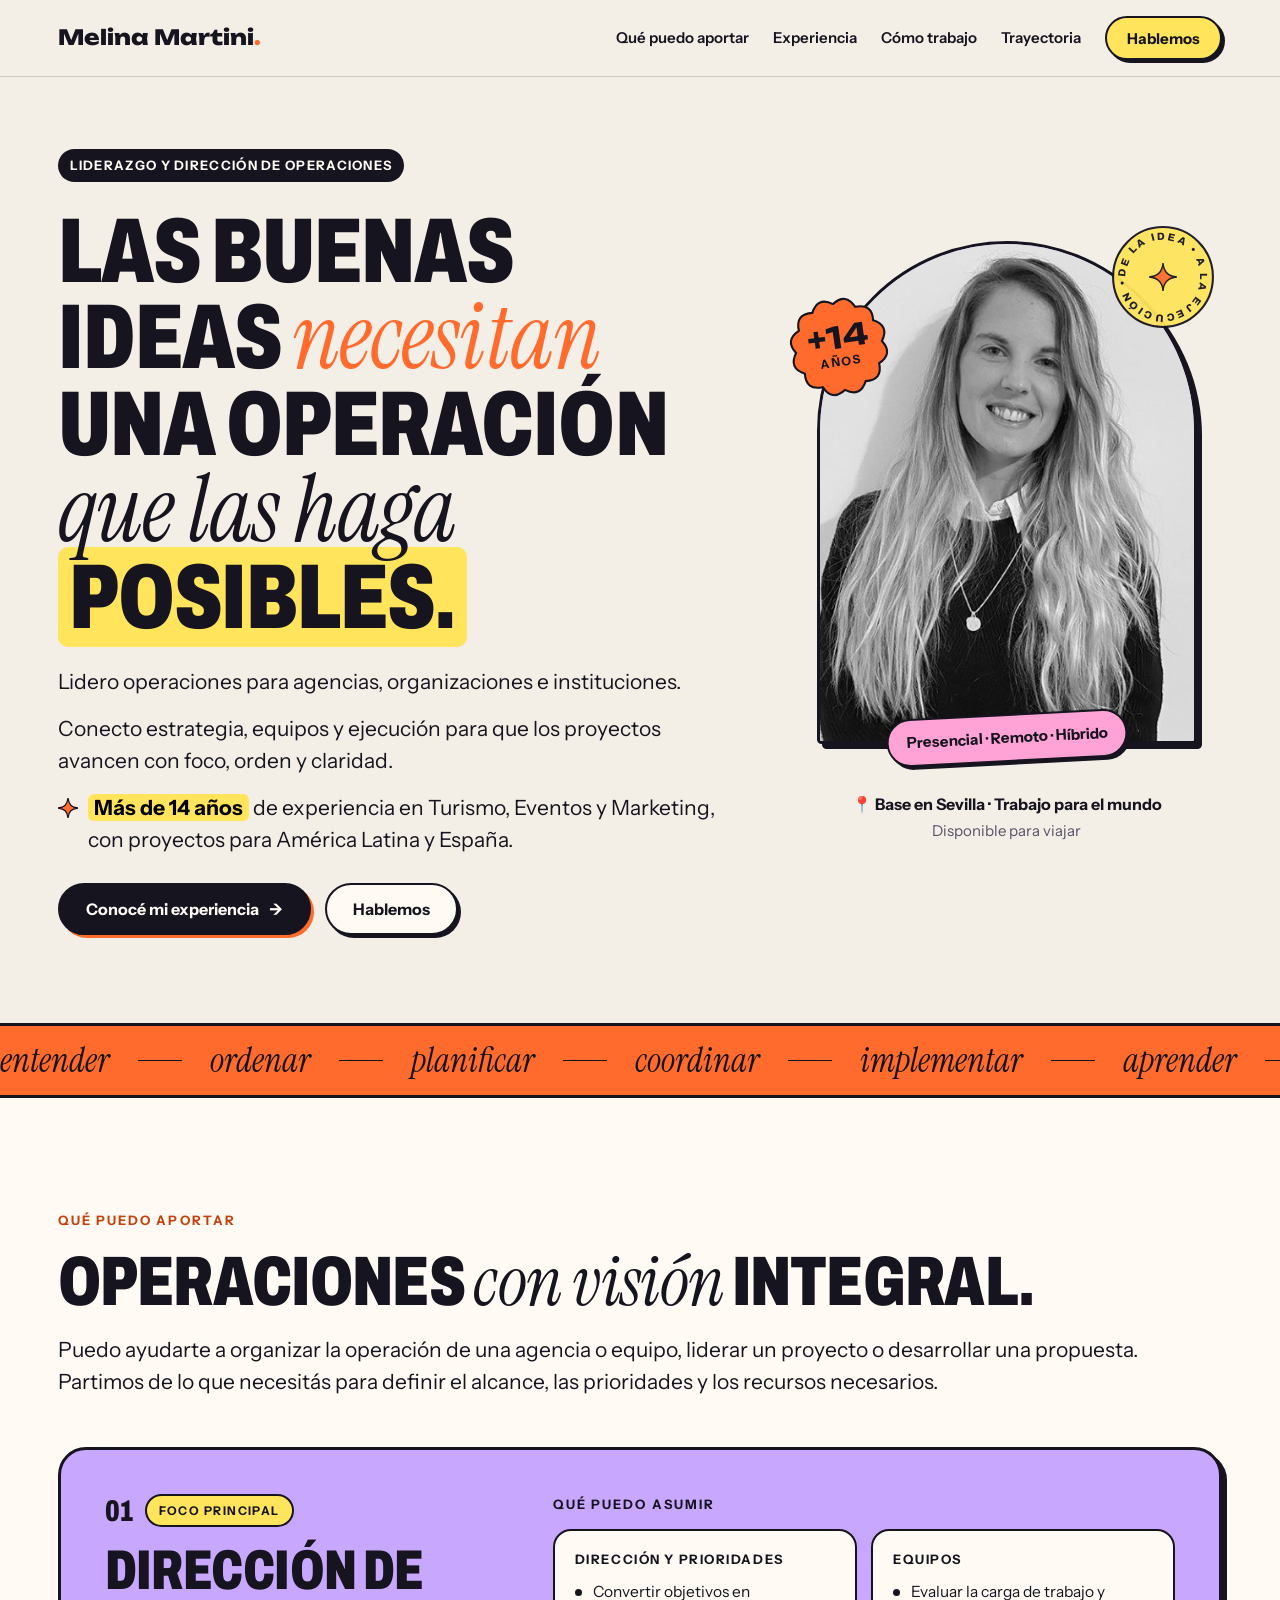
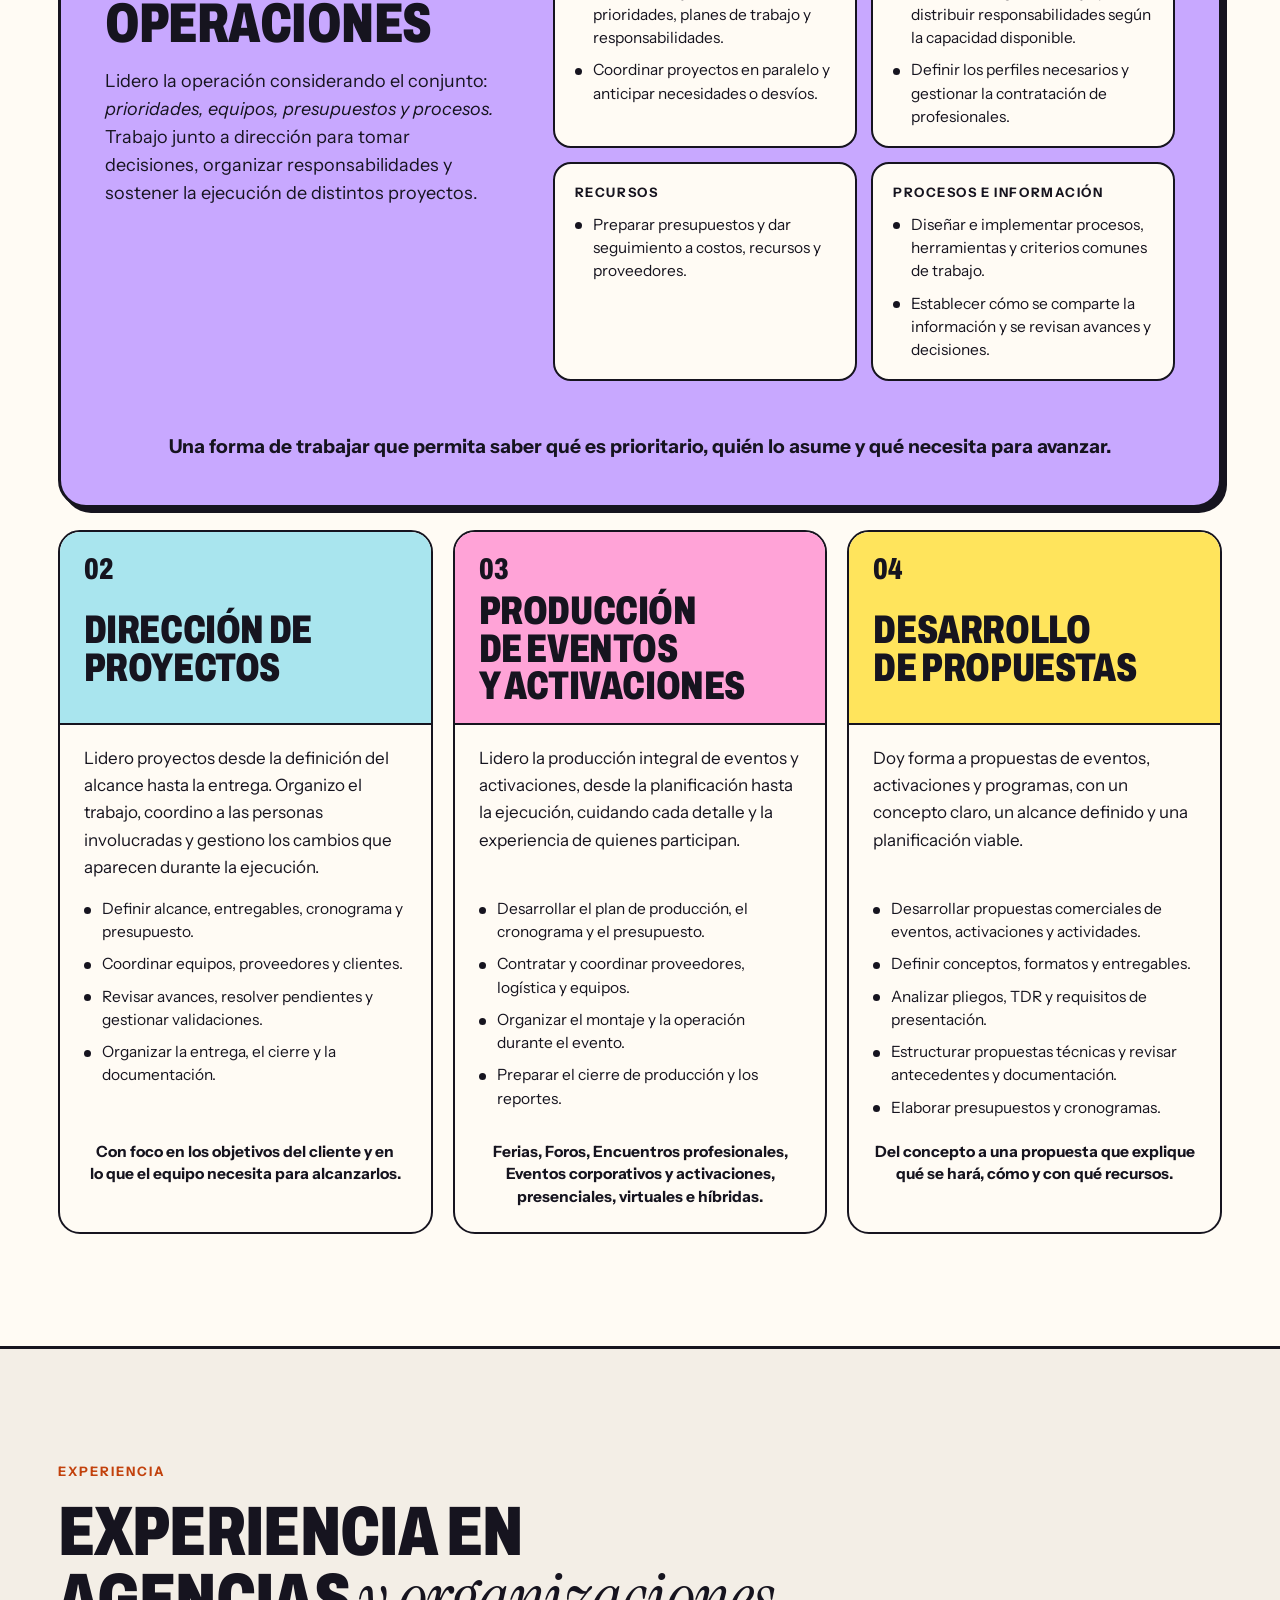
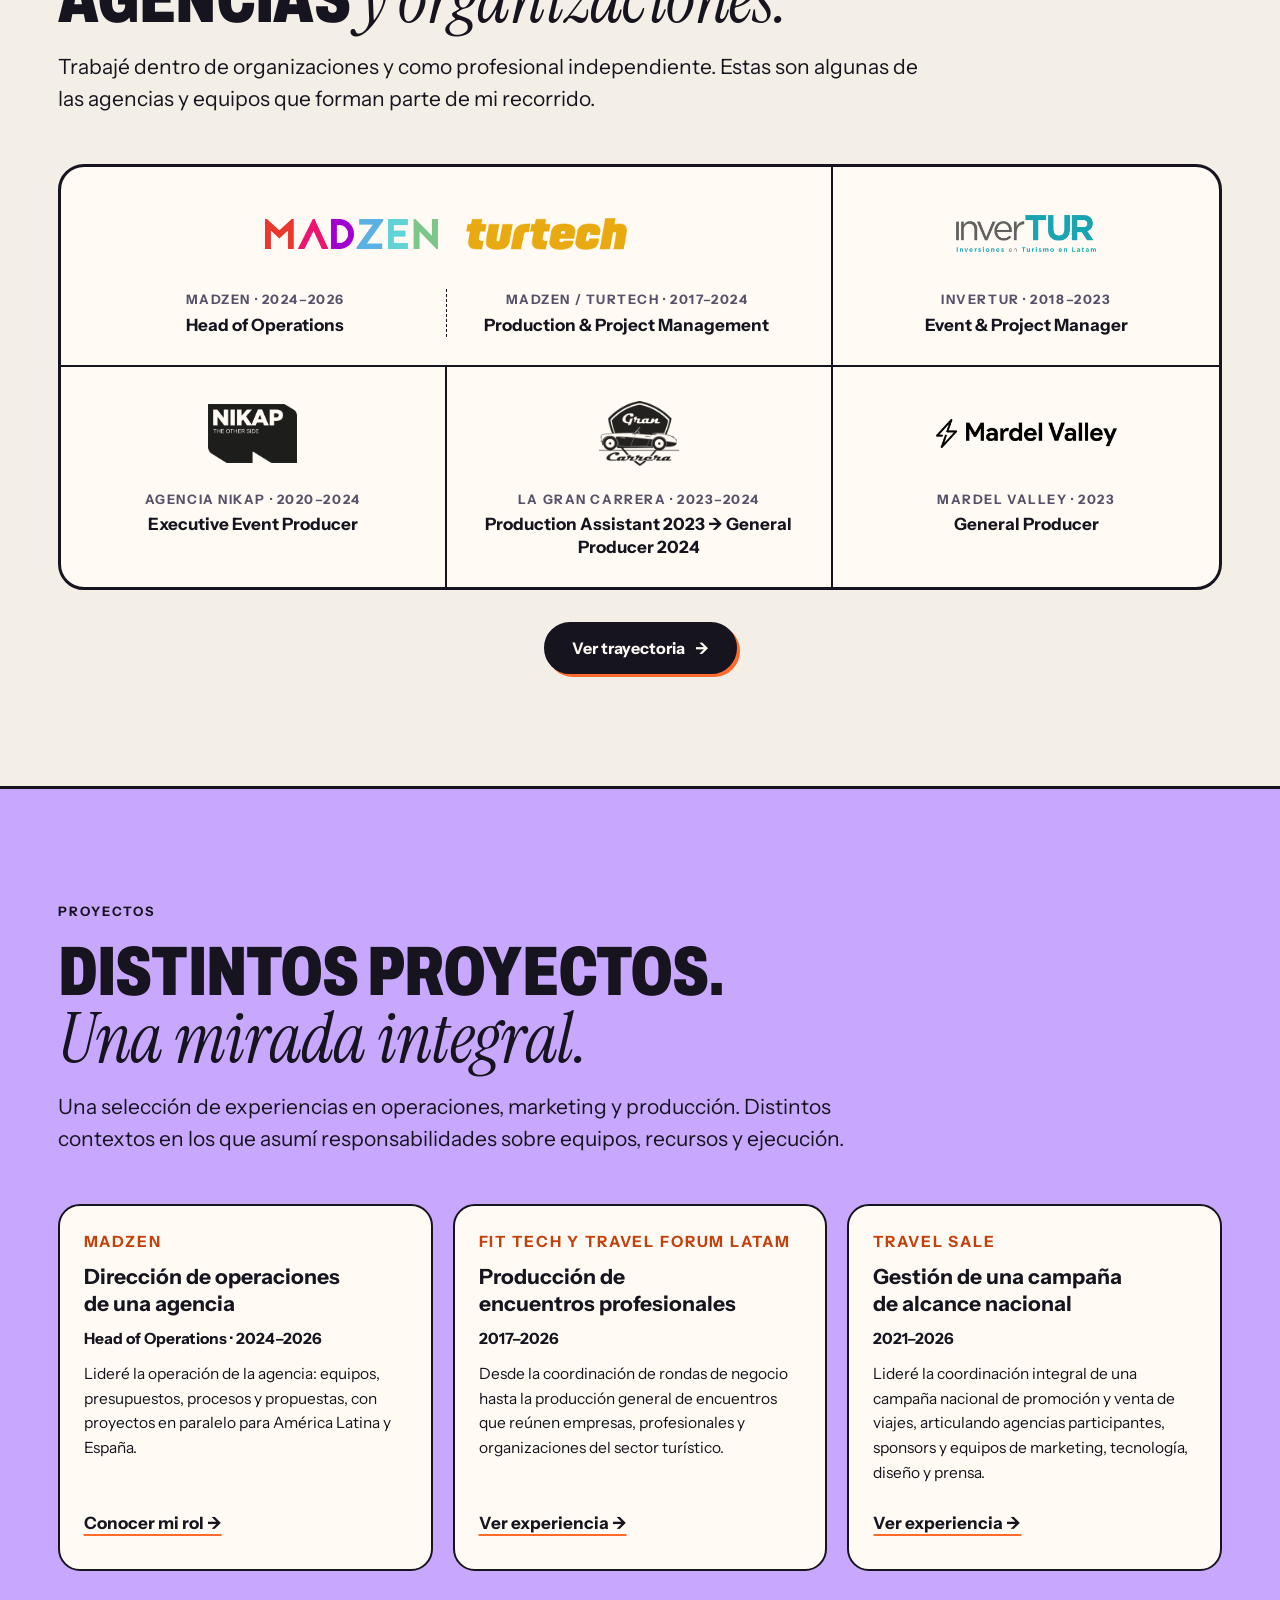
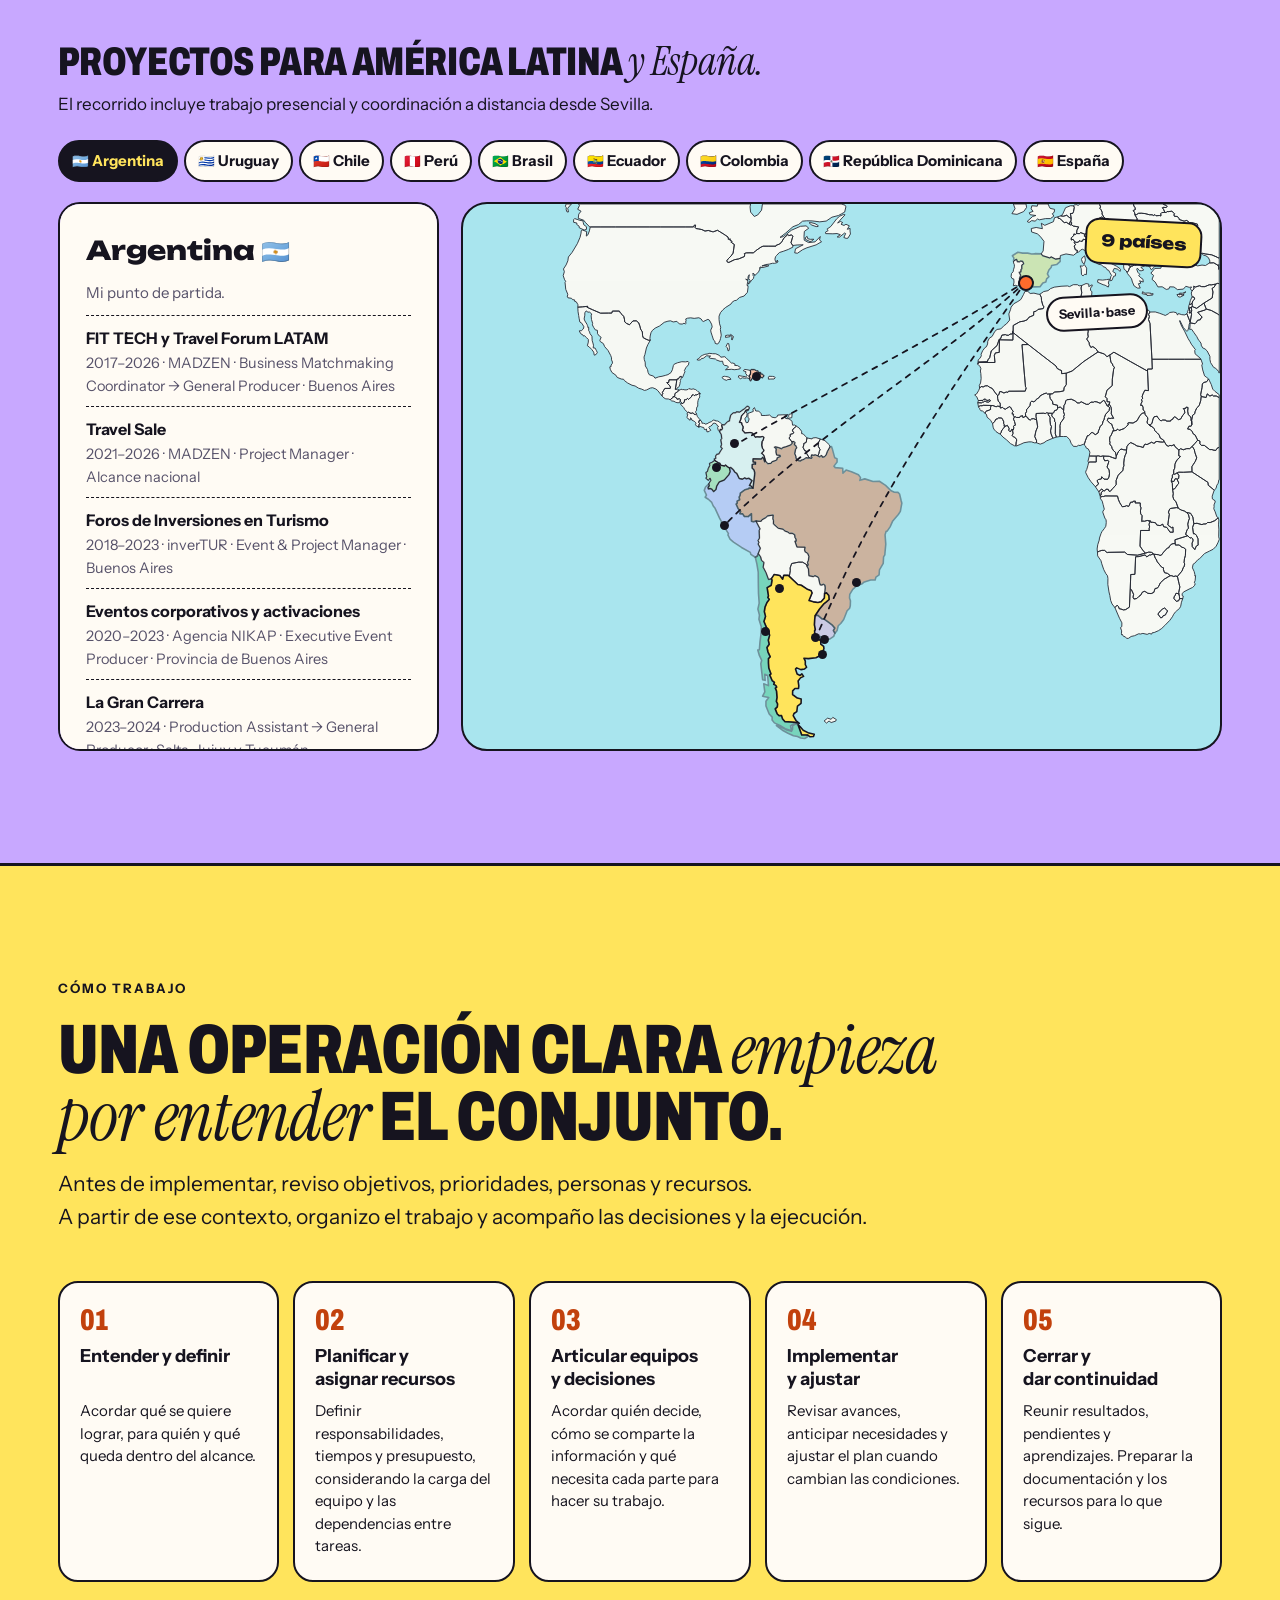
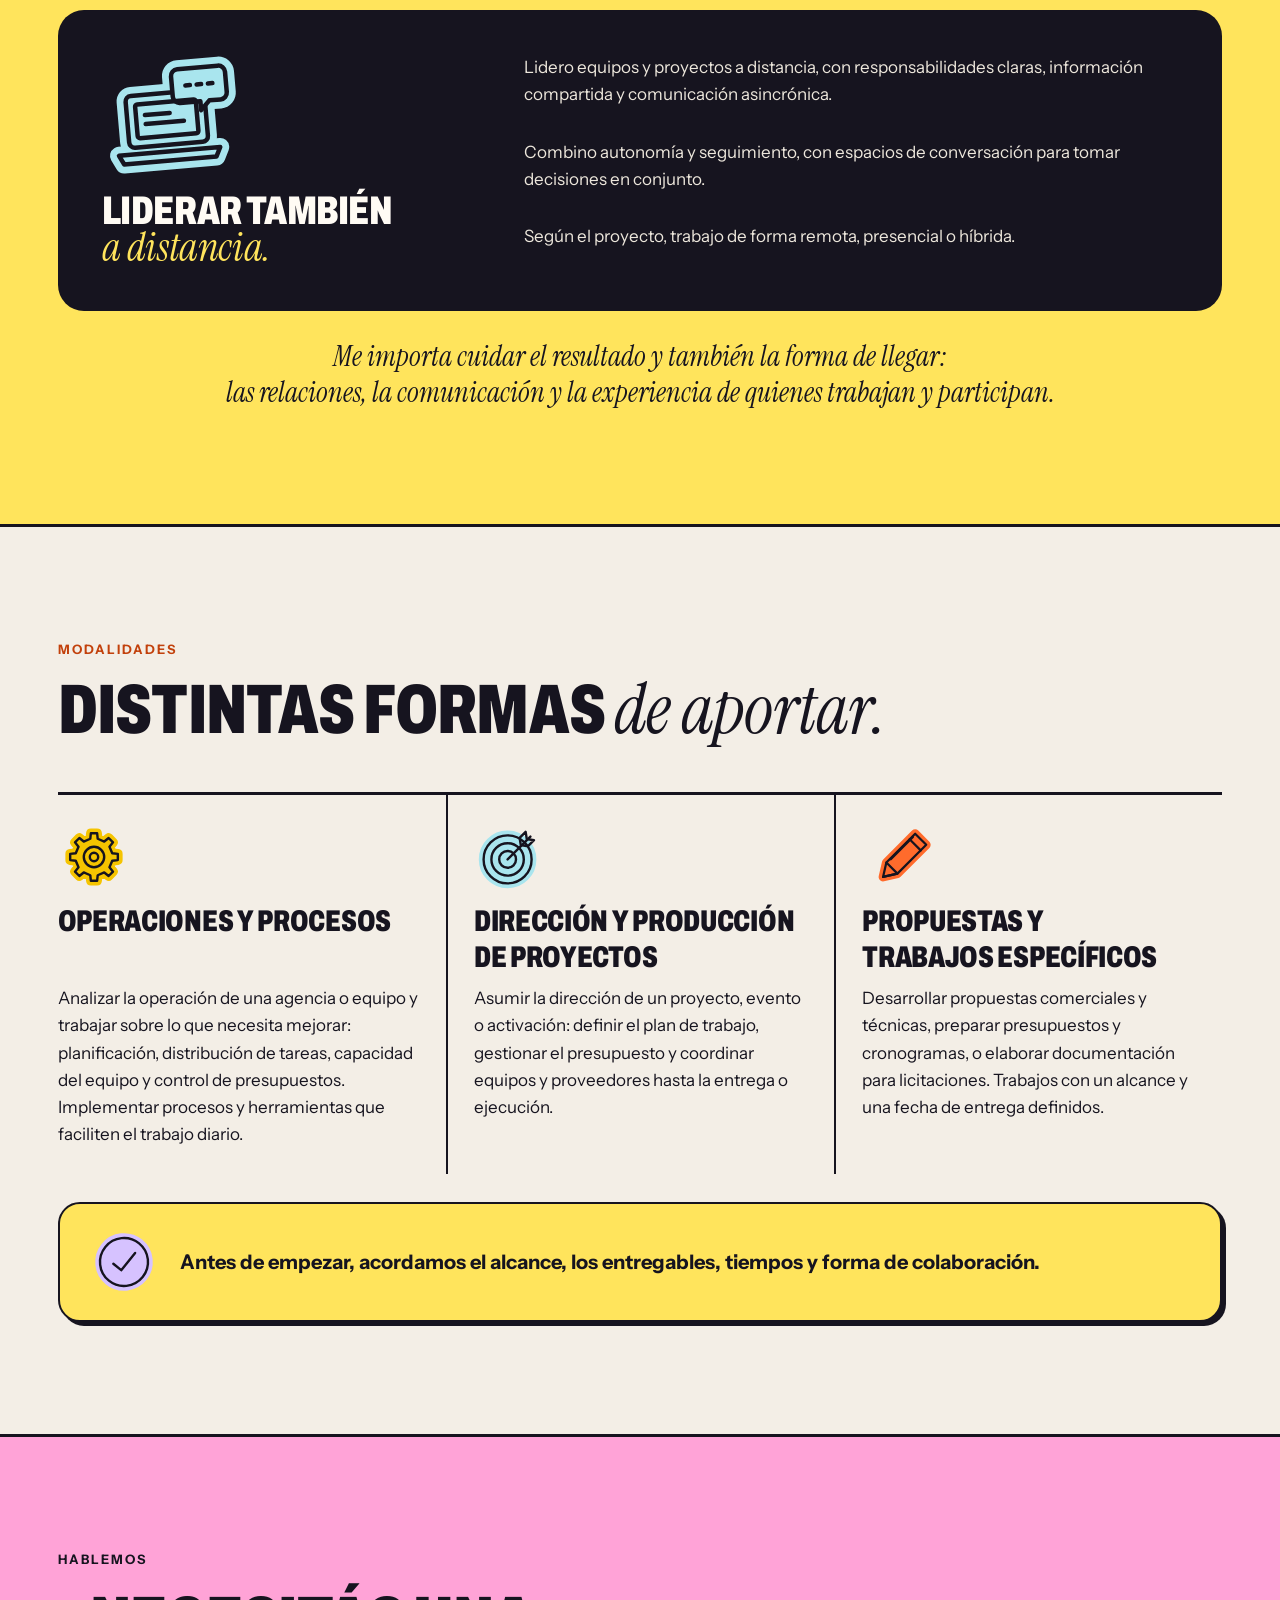
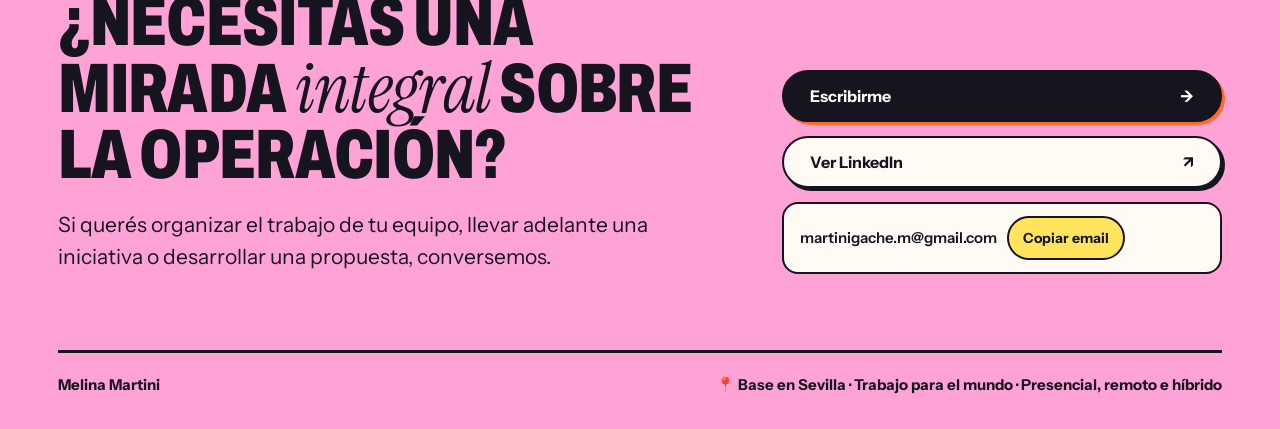
<file: index.html>
<!doctype html>
<html lang="es">
<head>
<meta charset="utf-8">
<meta name="viewport" content="width=device-width, initial-scale=1, viewport-fit=cover">
<title>Melina Martini | Dirección de operaciones y proyectos</title>
<meta name="description" content="Liderazgo y dirección de operaciones para agencias, organizaciones e instituciones. Equipos, procesos, presupuestos y proyectos. Base en Sevilla, trabajo internacional.">
<meta property="og:type" content="website"><meta property="og:site_name" content="Melina Martini"><meta property="og:locale" content="es_ES"><meta property="og:title" content="Melina Martini | Dirección de operaciones y proyectos"><meta property="og:description" content="Liderazgo y dirección de operaciones para agencias, organizaciones e instituciones. Equipos, procesos, presupuestos y proyectos. Base en Sevilla, trabajo internacional."><meta name="twitter:card" content="summary_large_image"><meta name="twitter:title" content="Melina Martini | Dirección de operaciones y proyectos"><meta name="twitter:description" content="Liderazgo y dirección de operaciones para agencias, organizaciones e instituciones. Equipos, procesos, presupuestos y proyectos. Base en Sevilla, trabajo internacional.">
<link rel="icon" href="favicon.svg" type="image/svg+xml"><link rel="icon" href="favicon-48.png" sizes="48x48" type="image/png"><link rel="apple-touch-icon" href="apple-touch-icon.png"><meta name="theme-color" content="#F3EEE6">
<script type="application/ld+json">{"@context":"https://schema.org","@graph":[{"@type":"WebSite","name":"Melina Martini","inLanguage":"es"},{"@type":"Person","@id":"#melina-martini","name":"Melina Martini","description":"Liderazgo y dirección de operaciones para agencias, organizaciones e instituciones. Equipos, procesos, presupuestos y proyectos. Base en Sevilla, trabajo internacional.","knowsAbout":["Dirección de operaciones","Dirección de proyectos","Producción de eventos y activaciones","Desarrollo de propuestas comerciales y técnicas","Licitaciones"],"knowsLanguage":["es","en","pt"],"workLocation":{"@type":"Place","name":"Sevilla, España","address":{"@type":"PostalAddress","addressLocality":"Sevilla","addressCountry":"ES"}},"alumniOf":{"@type":"CollegeOrUniversity","name":"UADE"},"email":"mailto:martinigache.m@gmail.com","sameAs":["https://www.linkedin.com/in/melinamartini/"]}]}</script>
<link rel="preconnect" href="https://fonts.googleapis.com"><link rel="preconnect" href="https://fonts.gstatic.com" crossorigin><link rel="stylesheet" href="https://fonts.googleapis.com/css2?family=Archivo:wdth,wght@62..125,400..900&amp;family=Instrument+Sans:ital,wght@0,400;0,500;0,600;0,700;1,400;1,500&amp;family=Instrument+Serif:ital@1&amp;family=Unbounded:wght@800&amp;display=swap"><link rel="stylesheet" href="https://fonts.googleapis.com/css2?family=Noto+Color+Emoji&amp;display=swap&amp;text=%F0%9F%87%A6%F0%9F%87%B7%F0%9F%87%BA%F0%9F%87%BE%F0%9F%87%A8%F0%9F%87%B1%F0%9F%87%B5%F0%9F%87%AA%F0%9F%87%A7%F0%9F%87%B7%F0%9F%87%AA%F0%9F%87%A8%F0%9F%87%A8%F0%9F%87%B4%F0%9F%87%A9%F0%9F%87%B4%F0%9F%87%AA%F0%9F%87%B8"><link rel="stylesheet" href="style.css">
<link rel="canonical" href="https://melinamartini.github.io/">
<meta property="og:url" content="https://melinamartini.github.io/">
<meta property="og:image" content="https://melinamartini.github.io/og-image.jpg">
<meta property="og:image:width" content="1200">
<meta property="og:image:height" content="630">
<meta name="twitter:image" content="https://melinamartini.github.io/og-image.jpg">
</head>
<body>
<a class="skip" href="#contenido">Saltar al contenido</a>
<header class="site-header">
<div class="wrap">
<a class="logo" href="#inicio">Melina Martini<span>.</span></a>
<button class="menu-btn" type="button" aria-expanded="false" aria-controls="nav">Menú</button>
<nav id="nav" class="nav" aria-label="Principal" data-open="false">
<a href="#aportar">Qué puedo aportar</a>
<a href="#experiencia">Experiencia</a>
<a href="#como-trabajo">Cómo trabajo</a>
<a href="trayectoria.html">Trayectoria</a>
<a class="btn" href="#contacto">Hablemos</a>
</nav>
</div>
</header>
<main id="contenido">
<section class="hero" id="inicio">
<div class="wrap">
<div class="hero-copy">
<p class="hero-id"><span class="role">Liderazgo y dirección de operaciones</span></p>
<h1 class="h h1">Las buenas ideas <span class="it accent">necesitan</span> una operación <span class="it">que las haga</span> <mark>posibles.</mark></h1>
<div class="hero-text">
<p class="lead">Lidero operaciones para agencias, organizaciones e instituciones.</p>
<p class="lead">Conecto estrategia, equipos y ejecución para que los proyectos avancen con foco, orden y claridad.</p>
<p class="lead hero-exp"><svg width="20" height="20" viewBox="0 0 24 24" aria-hidden="true" style="flex-shrink:0;transform:translateY(3px)"><path d="M12 0 C13 8 16 11 24 12 C16 13 13 16 12 24 C11 16 8 13 0 12 C8 11 11 8 12 0Z" fill="#FF6B2C" stroke="#16141F" stroke-width="1.5"/></svg><span><mark>Más de 14 años</mark> de experiencia en Turismo, Eventos y Marketing, con proyectos para América Latina y España.</span></p>
</div>
<div class="hero-actions">
<a class="btn btn--dark" href="#experiencia">Conocé mi experiencia <span aria-hidden="true">→</span></a>
<a class="btn" href="#contacto">Hablemos</a>
</div>
</div>
<div class="portrait">
<div class="portrait-frame">
<div class="portrait-arch"><img src="img/melina-martini.jpg" alt="Retrato de Melina Martini" width="588" height="588"></div>
<div class="sticker-years" aria-label="Más de 14 años de experiencia"><svg viewBox="-6 -6 212 212" aria-hidden="true"><path d="M182 100Q200.5 126.9 171 141Q173.5 173.5 141 171Q126.9 200.5 100 182Q73.1 200.5 59 171Q26.5 173.5 29 141Q-.5 126.9 18 100Q-.5 73.1 29 59Q26.5 26.5 59 29Q73.1-.5 100 18Q126.9-.5 141 29Q173.5 26.5 171 59Q200.5 73.1 182 100Z" fill="#FF6B2C" stroke="#16141F" stroke-width="4"/></svg><span><b>+14</b><small>años</small></span></div>
<div class="seal" aria-hidden="true"><svg viewBox="0 0 150 150" aria-hidden="true"><defs><path id="circ" d="M75,75 m-54,0 a54,54 0 1,1 108,0 a54,54 0 1,1 -108,0"/></defs><circle cx="75" cy="75" r="72" fill="#FFE45C" stroke="#16141F" stroke-width="3"/><text font-family="Archivo, sans-serif" font-size="15" font-weight="800" letter-spacing="1.5" fill="#16141F"><textPath href="#circ" textLength="336">DE LA IDEA • A LA EJECUCIÓN •</textPath></text><path d="M75 55C76 68 82 74 95 75C82 76 76 82 75 95C74 82 68 76 55 75C68 74 74 68 75 55Z" fill="#FF6B2C" stroke="#16141F" stroke-width="2"/></svg></div>
<p class="mode-pill">Presencial · Remoto · Híbrido</p>
</div>
<p class="location"><strong>📍 Base en Sevilla · Trabajo para el mundo</strong><span>Disponible para viajar</span></p>
</div>
</div>
</section>
<div class="band" aria-hidden="true"><div class="band-track"><span>entender</span><i></i><span>ordenar</span><i></i><span>planificar</span><i></i><span>coordinar</span><i></i><span>implementar</span><i></i><span>aprender</span><i></i><span>entender</span><i></i><span>ordenar</span><i></i><span>planificar</span><i></i><span>coordinar</span><i></i><span>implementar</span><i></i><span>aprender</span><i></i><span>entender</span><i></i><span>ordenar</span><i></i><span>planificar</span><i></i><span>coordinar</span><i></i><span>implementar</span><i></i><span>aprender</span><i></i><span>entender</span><i></i><span>ordenar</span><i></i><span>planificar</span><i></i><span>coordinar</span><i></i><span>implementar</span><i></i><span>aprender</span><i></i></div></div>
<section class="aportar" id="aportar" lang="es" aria-labelledby="aportar-t">
<div class="wrap">
<div class="section-head">
<p class="eyebrow">Qué puedo aportar</p>
<h2 class="h h2" id="aportar-t">Operaciones <span class="it">con visión</span> integral.</h2>
<p class="lead">Puedo ayudarte a organizar la operación de una agencia o equipo, liderar un proyecto o desarrollar una propuesta.<br class="br-desk"> Partimos de lo que necesitás para definir el alcance, las prioridades y los recursos necesarios.</p>
</div>
<article class="axis-main">
<div class="axis-intro">
<div style="display:flex;align-items:center;gap:12px;flex-wrap:wrap"><span class="axis-num">01</span><span class="axis-tag">Foco principal</span></div>
<h3 class="h" style="font-size:clamp(30px,4.6vw,56px)">Dirección de operaciones</h3>
<p class="lead" style="font-size:18px">Lidero la operación considerando el conjunto: <em>prioridades, equipos, presupuestos y procesos.</em> Trabajo junto a dirección para tomar decisiones, organizar responsabilidades y sostener la ejecución de distintos proyectos.</p>
</div>
<div style="display:grid;gap:14px;min-width:0">
<p class="eyebrow" style="color:var(--ink)">Qué puedo asumir</p>
<div class="axis-groups"><div class="axis-group"><h4>Dirección y prioridades</h4><ul class="bullets"><li>Convertir objetivos en prioridades, planes de trabajo y responsabilidades.</li><li>Coordinar proyectos en paralelo y anticipar necesidades o desvíos.</li></ul></div><div class="axis-group"><h4>Equipos</h4><ul class="bullets"><li>Evaluar la carga de trabajo y distribuir responsabilidades según la capacidad disponible.</li><li>Definir los perfiles necesarios y gestionar la contratación de profesionales.</li></ul></div><div class="axis-group"><h4>Recursos</h4><ul class="bullets"><li>Preparar presupuestos y dar seguimiento a costos, recursos y proveedores.</li></ul></div><div class="axis-group"><h4>Procesos e información</h4><ul class="bullets"><li>Diseñar e implementar procesos, herramientas y criterios comunes de trabajo.</li><li>Establecer cómo se comparte la información y se revisan avances y decisiones.</li></ul></div></div>
</div>
<p class="axis-close">Una forma de trabajar que permita saber qué es prioritario, quién lo asume y qué necesita para avanzar.</p>
</article>
<div class="axes"><article class="axis axis--sky">
<div class="axis-top"><span class="axis-num">02</span><h3 class="h h3">Dirección de proyectos</h3></div>
<p class="axis-desc">Lidero proyectos desde la definición del alcance hasta la entrega. Organizo el trabajo, coordino a las personas involucradas y gestiono los cambios que aparecen durante la ejecución.</p>
<div class="axis-list"><ul class="bullets"><li>Definir alcance, entregables, cronograma y presupuesto.</li><li>Coordinar equipos, proveedores y clientes.</li><li>Revisar avances, resolver pendientes y gestionar validaciones.</li><li>Organizar la entrega, el cierre y la documentación.</li></ul></div>
<p class="close">Con foco en los objetivos del cliente y en lo que el equipo necesita para alcanzarlos.</p>
</article><article class="axis axis--pink">
<div class="axis-top"><span class="axis-num">03</span><h3 class="h h3">Producción de eventos y activaciones</h3></div>
<p class="axis-desc">Lidero la producción integral de eventos y activaciones, desde la planificación hasta la ejecución, cuidando cada detalle y la experiencia de quienes participan.</p>
<div class="axis-list"><ul class="bullets"><li>Desarrollar el plan de producción, el cronograma y el presupuesto.</li><li>Contratar y coordinar proveedores, logística y equipos.</li><li>Organizar el montaje y la operación durante el evento.</li><li>Preparar el cierre de producción y los reportes.</li></ul></div>
<p class="close">Ferias, Foros, Encuentros profesionales, Eventos corporativos y activaciones, presenciales, virtuales e híbridas.</p>
</article><article class="axis axis--yellow">
<div class="axis-top"><span class="axis-num">04</span><h3 class="h h3">Desarrollo de propuestas</h3></div>
<p class="axis-desc">Doy forma a propuestas de eventos, activaciones y programas, con un concepto claro, un alcance definido y una planificación viable.</p>
<div class="axis-list"><ul class="bullets"><li>Desarrollar propuestas comerciales de eventos, activaciones y actividades.</li><li>Definir conceptos, formatos y entregables.</li><li>Analizar pliegos, TDR y requisitos de presentación.</li><li>Estructurar propuestas técnicas y revisar antecedentes y documentación.</li><li>Elaborar presupuestos y cronogramas.</li></ul></div>
<p class="close">Del concepto a una propuesta que explique qué se hará, cómo y con qué recursos.</p>
</article></div>
</div>
</section>
<section id="experiencia" aria-labelledby="exp-t">
<div class="wrap">
<div class="section-head">
<p class="eyebrow">Experiencia</p>
<h2 class="h h2" id="exp-t">Experiencia en agencias <span class="it">y organizaciones.</span></h2>
<p class="lead">Trabajé dentro de organizaciones y como profesional independiente. Estas son algunas de las agencias y equipos que forman parte de mi recorrido.</p>
</div>
<div class="org-wall"><div class="org org--wide"><div class="org-logos"><img src="img/logos/madzen-color.png" alt="MADZEN" width="173" height="30"><img src="img/logos/turtech-color.png" alt="TurTech" width="161" height="32"></div><div class="org-duo">
<div class="org-meta"><span class="org-name">MADZEN · 2024–2026</span><span class="org-role">Head of Operations</span></div>
<div class="org-meta"><span class="org-name">MADZEN / TurTech · 2017–2024</span><span class="org-role">Production &amp; Project Management</span></div>
</div></div><div class="org"><div class="org-logos"><img src="img/logos/invertur-color.png" alt="inverTUR" width="140" height="37"></div><div class="org-meta"><span class="org-name">inverTUR · 2018–2023</span><span class="org-role">Event &amp; Project Manager</span></div></div><div class="org"><div class="org-logos"><img src="img/logos/nikap-color.png" alt="Agencia NIKAP" width="89" height="59"></div><div class="org-meta"><span class="org-name">Agencia NIKAP · 2020–2024</span><span class="org-role">Executive Event Producer</span></div></div><div class="org"><div class="org-logos"><img src="img/logos/grancarrera-color.png" alt="La Gran Carrera" width="80" height="65"></div><div class="org-meta"><span class="org-name">La Gran Carrera · 2023–2024</span><span class="org-role">Production Assistant 2023 → General Producer 2024</span></div></div><div class="org"><div class="org-logos"><img src="img/logos/mardel-color.png" alt="Mardel Valley" width="181" height="29"></div><div class="org-meta"><span class="org-name">Mardel Valley · 2023</span><span class="org-role">General Producer</span></div></div></div>
<div class="org-actions"><a class="btn btn--dark" href="trayectoria.html">Ver trayectoria <span aria-hidden="true">→</span></a></div>
</div>
</section>
<section class="proyectos" id="proyectos" aria-labelledby="proy-t">
<div class="wrap">
<div class="section-head">
<p class="eyebrow" style="color:var(--ink)">Proyectos</p>
<h2 class="h h2" id="proy-t">Distintos proyectos. <span class="it">Una mirada integral.</span></h2>
<p class="lead">Una selección de experiencias en operaciones, marketing y producción. Distintos contextos en los que asumí responsabilidades sobre equipos, recursos y ejecución.</p>
</div>
<div class="highlights"><article class="hl"><p class="hl-org">MADZEN</p><h3>Dirección de operaciones de una agencia</h3><p class="hl-meta">Head of Operations · 2024–2026</p><p>Lideré la operación de la agencia: equipos, presupuestos, procesos y propuestas, con proyectos en paralelo para América Latina y España.</p><a class="link-arrow" href="trayectoria.html#madzen">Conocer mi rol →</a></article><article class="hl"><p class="hl-org">FIT TECH y Travel Forum LATAM</p><h3>Producción de encuentros profesionales</h3><p class="hl-meta">2017–2026</p><p>Desde la coordinación de rondas de negocio hasta la producción general de encuentros que reúnen empresas, profesionales y organizaciones del sector turístico.</p><a class="link-arrow" href="trayectoria.html#madzen-turtech">Ver experiencia →</a></article><article class="hl"><p class="hl-org">Travel Sale</p><h3>Gestión de una campaña de alcance nacional</h3><p class="hl-meta">2021–2026</p><p>Lideré la coordinación integral de una campaña nacional de promoción y venta de viajes, articulando agencias participantes, sponsors y equipos de marketing, tecnología, diseño y prensa.</p><a class="link-arrow" href="trayectoria.html#madzen-turtech">Ver experiencia →</a></article></div>
<div class="map-head">
<h3 class="h h3">Proyectos para América Latina <span class="it">y España.</span></h3>
<p>El recorrido incluye trabajo presencial y coordinación a distancia desde Sevilla.</p>
</div>
<div class="chips" role="group" aria-label="Elegí un país"><button class="chip" type="button" data-country="AR" aria-pressed="true" aria-controls="ficha-AR"><span class="flag" aria-hidden="true">🇦🇷</span> Argentina</button><button class="chip" type="button" data-country="UY" aria-pressed="false" aria-controls="ficha-UY"><span class="flag" aria-hidden="true">🇺🇾</span> Uruguay</button><button class="chip" type="button" data-country="CL" aria-pressed="false" aria-controls="ficha-CL"><span class="flag" aria-hidden="true">🇨🇱</span> Chile</button><button class="chip" type="button" data-country="PE" aria-pressed="false" aria-controls="ficha-PE"><span class="flag" aria-hidden="true">🇵🇪</span> Perú</button><button class="chip" type="button" data-country="BR" aria-pressed="false" aria-controls="ficha-BR"><span class="flag" aria-hidden="true">🇧🇷</span> Brasil</button><button class="chip" type="button" data-country="EC" aria-pressed="false" aria-controls="ficha-EC"><span class="flag" aria-hidden="true">🇪🇨</span> Ecuador</button><button class="chip" type="button" data-country="CO" aria-pressed="false" aria-controls="ficha-CO"><span class="flag" aria-hidden="true">🇨🇴</span> Colombia</button><button class="chip" type="button" data-country="DO" aria-pressed="false" aria-controls="ficha-DO"><span class="flag" aria-hidden="true">🇩🇴</span> República Dominicana</button><button class="chip" type="button" data-country="ES" aria-pressed="false" aria-controls="ficha-ES"><span class="flag" aria-hidden="true">🇪🇸</span> España</button></div>
<div class="map-grid">
<div class="ficha-col"><div class="ficha" id="ficha-AR" role="region" aria-label="Proyectos en Argentina"><h3>Argentina <span class="flag" aria-hidden="true">🇦🇷</span></h3><p class="note">Mi punto de partida.</p><div class="proj"><b>FIT TECH y Travel Forum LATAM</b><span>2017–2026 · MADZEN · Business Matchmaking Coordinator → General Producer · Buenos Aires</span></div><div class="proj"><b>Travel Sale</b><span>2021–2026 · MADZEN · Project Manager · Alcance nacional</span></div><div class="proj"><b>Foros de Inversiones en Turismo</b><span>2018–2023 · inverTUR · Event &amp; Project Manager · Buenos Aires</span></div><div class="proj"><b>Eventos corporativos y activaciones</b><span>2020–2023 · Agencia NIKAP · Executive Event Producer · Provincia de Buenos Aires</span></div><div class="proj"><b>La Gran Carrera</b><span>2023–2024 · Production Assistant → General Producer · Salta, Jujuy y Tucumán</span></div><div class="proj"><b>Mardel Valley Vol. 7</b><span>2023 · Mardel Valley · General Producer · Mar del Plata</span></div></div><div class="ficha" id="ficha-UY" role="region" aria-label="Proyectos en Uruguay" hidden><h3>Uruguay <span class="flag" aria-hidden="true">🇺🇾</span></h3><div class="proj"><b>Turismo 360 · Feria de Destinos Turísticos Inteligentes</b><span>2024–2026 · Intendencia de Montevideo · Project Manager &amp; Event Producer · Tres ediciones · Montevideo</span></div></div><div class="ficha" id="ficha-CL" role="region" aria-label="Proyectos en Chile" hidden><h3>Chile <span class="flag" aria-hidden="true">🇨🇱</span></h3><div class="proj"><b>Travel Forum LATAM Chile · Feria VYVA</b><span>2025–2026 · General Coordinator</span></div><div class="proj"><b>Foro de Inversiones en Turismo, edición Chile</b><span>2021 · inverTUR · Event &amp; Project Manager</span></div><div class="proj"><b>Sesiones de Negocios</b><span>2021 · inverTUR · Event &amp; Project Manager</span></div></div><div class="ficha" id="ficha-PE" role="region" aria-label="Proyectos en Perú" hidden><h3>Perú <span class="flag" aria-hidden="true">🇵🇪</span></h3><div class="proj"><b>Foro de Inversiones en Turismo de Perú</b><span>2022 · inverTUR y PROMPERÚ · Event &amp; Project Manager · Formato virtual</span></div></div><div class="ficha" id="ficha-BR" role="region" aria-label="Proyectos en Brasil" hidden><h3>Brasil <span class="flag" aria-hidden="true">🇧🇷</span></h3><div class="proj"><b>Sesiones de Negocios</b><span>2022 · inverTUR · Event &amp; Project Manager</span></div></div><div class="ficha" id="ficha-EC" role="region" aria-label="Proyectos en Ecuador" hidden><h3>Ecuador <span class="flag" aria-hidden="true">🇪🇨</span></h3><div class="proj"><b>Sesiones de Negocios</b><span>2021 · inverTUR · Event &amp; Project Manager</span></div></div><div class="ficha" id="ficha-CO" role="region" aria-label="Proyectos en Colombia" hidden><h3>Colombia <span class="flag" aria-hidden="true">🇨🇴</span></h3><div class="proj"><b>Feria ANATO · Activación de la Provincia de Córdoba (Argentina)</b><span>2025 · MADZEN · General Coordinator · Bogotá</span></div></div><div class="ficha" id="ficha-DO" role="region" aria-label="Proyectos en República Dominicana" hidden><h3>República Dominicana <span class="flag" aria-hidden="true">🇩🇴</span></h3><div class="proj"><b>Wyndham Beyond</b><span>2024 · MADZEN · Production Support</span></div></div><div class="ficha" id="ficha-ES" role="region" aria-label="Proyectos en España" hidden><h3>España <span class="flag" aria-hidden="true">🇪🇸</span></h3><div class="proj"><b>Meetup TurTech y FITUR 2026</b><span>2026 · TurTech · Producer · Madrid</span></div><div class="proj"><b>A1 Padel Clinics</b><span>2025 · Web Development &amp; Digital Marketing · Sevilla</span></div><div class="proj"><b>AMTRAP</b><span>2024 · Business Development · Barcelona</span></div><div class="proj"><b>Block Travel</b><span>2024 · MADZEN · Consulting · Barcelona</span></div></div></div>
<div class="map" aria-hidden="true">
<img src="img/map/base.svg" alt="">
<img class="layer on" data-layer="AR" src="img/map/AR.svg" alt=""><img class="layer" data-layer="UY" src="img/map/UY.svg" alt=""><img class="layer" data-layer="CL" src="img/map/CL.svg" alt=""><img class="layer" data-layer="PE" src="img/map/PE.svg" alt=""><img class="layer" data-layer="BR" src="img/map/BR.svg" alt=""><img class="layer" data-layer="EC" src="img/map/EC.svg" alt=""><img class="layer" data-layer="CO" src="img/map/CO.svg" alt=""><img class="layer" data-layer="DO" src="img/map/DO.svg" alt=""><img class="layer" data-layer="ES" src="img/map/ES.svg" alt="">
<svg viewBox="0 0 860 620" preserveAspectRatio="none"><g fill="none" stroke="#16141F" stroke-width="2" stroke-dasharray="6 7" stroke-linecap="round"><path d="M639 88 C 560 200, 470 330, 402 490"/><path d="M639 88 C 540 180, 400 260, 298 364"/><path d="M639 88 C 540 150, 420 210, 312 272"/></g></svg>
<span class="pin" style="left:46.51%;top:79.52%"></span><span class="pin" style="left:47.79%;top:79.84%"></span><span class="pin" style="left:40.00%;top:78.39%"></span><span class="pin" style="left:34.53%;top:59.03%"></span><span class="pin" style="left:51.98%;top:69.52%"></span><span class="pin" style="left:47.44%;top:82.58%"></span><span class="pin" style="left:41.86%;top:70.65%"></span><span class="pin" style="left:35.93%;top:44.03%"></span><span class="pin" style="left:33.49%;top:48.39%"></span><span class="pin" style="left:38.84%;top:31.61%"></span>
<span class="home" style="left:74.30%;top:14.52%"></span>
<span class="home-label" style="left:76.98%;top:16.77%">Sevilla · base</span>
<span class="count">9 países</span>
</div>
</div>
</div>
</section>
<section class="como" id="como-trabajo" aria-labelledby="como-t">
<div class="wrap">
<div class="section-head">
<p class="eyebrow" style="color:var(--ink)">Cómo trabajo</p>
<h2 class="h h2" id="como-t">Una operación clara <span class="it">empieza por entender</span> el conjunto.</h2>
<p class="lead">Antes de implementar, reviso objetivos, prioridades, personas y recursos.<br class="br-desk"> A partir de ese contexto, organizo el trabajo y acompaño las decisiones y la ejecución.</p>
</div>
<ol class="steps" style="margin:0;padding:0;list-style:none"><li class="step"><span class="step-n">01</span><h3>Entender y definir</h3><p>Acordar qué se quiere lograr, para quién y qué queda dentro del alcance.</p></li><li class="step"><span class="step-n">02</span><h3>Planificar y asignar recursos</h3><p>Definir responsabilidades, tiempos y presupuesto, considerando la carga del equipo y las dependencias entre tareas.</p></li><li class="step"><span class="step-n">03</span><h3>Articular equipos y decisiones</h3><p>Acordar quién decide, cómo se comparte la información y qué necesita cada parte para hacer su trabajo.</p></li><li class="step"><span class="step-n">04</span><h3>Implementar y ajustar</h3><p>Revisar avances, anticipar necesidades y ajustar el plan cuando cambian las condiciones.</p></li><li class="step"><span class="step-n">05</span><h3>Cerrar y dar continuidad</h3><p>Reunir resultados, pendientes y aprendizajes. Preparar la documentación y los recursos para lo que sigue.</p></li></ol>
<div class="remote">
<div class="remote-head"><div class="remote-sticker"><svg viewBox="0 0 124 106" aria-hidden="true"><g fill="#A9E5EE" stroke="#A9E5EE" stroke-width="16" stroke-linejoin="round" stroke-linecap="round"><rect x="22" y="34" width="70" height="46" rx="5"/><path d="M12 86h90l-4 8H16z"/><path d="M70 14h36a6 6 0 0 1 6 6v18a6 6 0 0 1-6 6H96l-8 8v-8H70a6 6 0 0 1-6-6V20a6 6 0 0 1 6-6z"/></g><g fill="#A9E5EE" stroke="#16141F" stroke-width="4" stroke-linejoin="round" stroke-linecap="round"><rect x="22" y="34" width="70" height="46" rx="5"/><path d="M12 86h90l-4 8H16z"/><path d="M70 14h36a6 6 0 0 1 6 6v18a6 6 0 0 1-6 6H96l-8 8v-8H70a6 6 0 0 1-6-6V20a6 6 0 0 1 6-6z"/></g><g fill="none" stroke="#16141F" stroke-width="4" stroke-linejoin="round" stroke-linecap="round"><rect x="30" y="42" width="54" height="30" rx="2"/><path d="M38 52h22M38 60h34"/><path d="M76 29h4M86 29h4M96 29h4"/></g></svg></div><h3 class="h h3">Liderar también <span class="it">a distancia.</span></h3></div>
<div class="remote-text">
<p>Lidero equipos y proyectos a distancia, con responsabilidades claras, información compartida y comunicación asincrónica.</p>
<p>Combino autonomía y seguimiento, con espacios de conversación para tomar decisiones en conjunto.</p>
<p>Según el proyecto, trabajo de forma remota, presencial o híbrida.</p>
</div>
</div>
<p class="como-close">Me importa cuidar el resultado y también la forma de llegar:<br class="br-desk"> las relaciones, la comunicación y la experiencia de quienes trabajan y participan.</p>
</div>
</section>
<section id="modalidades" aria-labelledby="mod-t">
<div class="wrap">
<div class="section-head">
<p class="eyebrow">Modalidades</p>
<h2 class="h h2" id="mod-t">Distintas formas <span class="it">de aportar.</span></h2>
</div>
<div class="modes"><div class="mode"><span class="mode-icon"><svg viewBox="0 0 120 120" aria-hidden="true"><g fill="#F5C400" stroke="#F5C400" stroke-width="16" stroke-linejoin="round" stroke-linecap="round"><path d="M90.4 53.8 L99.7 54.8 L99.7 65.2 L90.4 66.2 L85.8 77.1 L91.7 84.4 L84.4 91.7 L77.1 85.8 L66.2 90.4 L65.2 99.7 L54.8 99.7 L53.8 90.4 L42.9 85.8 L35.6 91.7 L28.3 84.4 L34.2 77.1 L29.6 66.2 L20.3 65.2 L20.3 54.8 L29.6 53.8 L34.2 42.9 L28.3 35.6 L35.6 28.3 L42.9 34.2 L53.8 29.6 L54.8 20.3 L65.2 20.3 L66.2 29.6 L77.1 34.2 L84.4 28.3 L91.7 35.6 L85.8 42.9Z"/></g><g fill="#F5C400" stroke="#16141F" stroke-width="4" stroke-linejoin="round" stroke-linecap="round"><path d="M90.4 53.8 L99.7 54.8 L99.7 65.2 L90.4 66.2 L85.8 77.1 L91.7 84.4 L84.4 91.7 L77.1 85.8 L66.2 90.4 L65.2 99.7 L54.8 99.7 L53.8 90.4 L42.9 85.8 L35.6 91.7 L28.3 84.4 L34.2 77.1 L29.6 66.2 L20.3 65.2 L20.3 54.8 L29.6 53.8 L34.2 42.9 L28.3 35.6 L35.6 28.3 L42.9 34.2 L53.8 29.6 L54.8 20.3 L65.2 20.3 L66.2 29.6 L77.1 34.2 L84.4 28.3 L91.7 35.6 L85.8 42.9Z"/></g><g fill="none" stroke="#16141F" stroke-width="4" stroke-linejoin="round" stroke-linecap="round"><circle cx="60" cy="60" r="17"/><circle cx="60" cy="60" r="7"/></g></svg></span><h3 class="h h3" style="font-size:clamp(24px,2.4vw,30px)">Operaciones y procesos</h3><p>Analizar la operación de una agencia o equipo y trabajar sobre lo que necesita mejorar: planificación, distribución de tareas, capacidad del equipo y control de presupuestos. Implementar procesos y herramientas que faciliten el trabajo diario.</p></div><div class="mode"><span class="mode-icon"><svg viewBox="0 0 120 120" aria-hidden="true"><g fill="#A9E5EE" stroke="#A9E5EE" stroke-width="16" stroke-linejoin="round" stroke-linecap="round"><circle cx="56" cy="64" r="40"/></g><g fill="#A9E5EE" stroke="#16141F" stroke-width="4" stroke-linejoin="round" stroke-linecap="round"><circle cx="56" cy="64" r="40"/></g><g fill="none" stroke="#16141F" stroke-width="4" stroke-linejoin="round" stroke-linecap="round"><circle cx="56" cy="64" r="27"/><circle cx="56" cy="64" r="14"/><path d="M56 64l38-38"/><path d="M86 18l2 12 12 2-10 10-12-2-2-12z"/></g></svg></span><h3 class="h h3" style="font-size:clamp(24px,2.4vw,30px)">Dirección y producción de proyectos</h3><p>Asumir la dirección de un proyecto, evento o activación: definir el plan de trabajo, gestionar el presupuesto y coordinar equipos y proveedores hasta la entrega o ejecución.</p></div><div class="mode"><span class="mode-icon"><svg viewBox="0 0 130 120" aria-hidden="true"><g fill="#FF6B2C" stroke="#FF6B2C" stroke-width="16" stroke-linejoin="round" stroke-linecap="round"><path d="M38 96l6-26 52-52 20 20-52 52z"/></g><g fill="#FF6B2C" stroke="#16141F" stroke-width="4" stroke-linejoin="round" stroke-linecap="round"><path d="M38 96l6-26 52-52 20 20-52 52z"/></g><g fill="none" stroke="#16141F" stroke-width="4" stroke-linejoin="round" stroke-linecap="round"><path d="M44 70l20 20M86 28l20 20M38 96l26-6"/><path d="M52 64l40-40"/></g></svg></span><h3 class="h h3" style="font-size:clamp(24px,2.4vw,30px)">Propuestas y trabajos específicos</h3><p>Desarrollar propuestas comerciales y técnicas, preparar presupuestos y cronogramas, o elaborar documentación para licitaciones. Trabajos con un alcance y una fecha de entrega definidos.</p></div></div>
<div class="modes-close"><span class="modes-sticker"><svg viewBox="0 0 120 120" aria-hidden="true"><g fill="#D6C2FF" stroke="#D6C2FF" stroke-width="16" stroke-linejoin="round" stroke-linecap="round"><circle cx="60" cy="60" r="40"/></g><g fill="#D6C2FF" stroke="#16141F" stroke-width="4" stroke-linejoin="round" stroke-linecap="round"><circle cx="60" cy="60" r="40"/></g><g fill="none" stroke="#16141F" stroke-width="4" stroke-linejoin="round" stroke-linecap="round"><path d="M42 61l12 12 26-26"/></g></svg></span><p>Antes de empezar, acordamos el alcance, los entregables, tiempos y forma de colaboración.</p></div>
</div>
</section>
<section class="contacto" id="contacto" aria-labelledby="cont-t">
<div class="wrap">
<div class="contact-grid">
<div class="contact-copy">
<p class="eyebrow" style="color:var(--ink)">Hablemos</p>
<h2 class="h h2" id="cont-t">¿Necesitás una mirada <span class="it">integral</span> sobre la operación?</h2>
<p class="lead">Si querés organizar el trabajo de tu equipo, llevar adelante una iniciativa o desarrollar una propuesta, conversemos.</p>
</div>
<div class="contact-actions">
<a class="btn btn--dark" href="mailto:martinigache.m@gmail.com" data-track="email">Escribirme <span aria-hidden="true">→</span></a>
<a class="btn" href="https://www.linkedin.com/in/melinamartini/" target="_blank" rel="noopener" data-track="linkedin">Ver LinkedIn <span aria-hidden="true">↗</span></a>
<div class="email-row"><code id="email">martinigache.m@gmail.com</code><button class="copy" type="button" data-copy="martinigache.m@gmail.com" data-track="copy-email">Copiar email</button></div>
</div>
</div>
<footer class="footer"><span>Melina Martini</span><span>📍 Base en Sevilla · Trabajo para el mundo · Presencial, remoto e híbrido</span></footer>
</div>
</section>
</main>
<script src="app.js"></script>
</body>
</html>
</file>
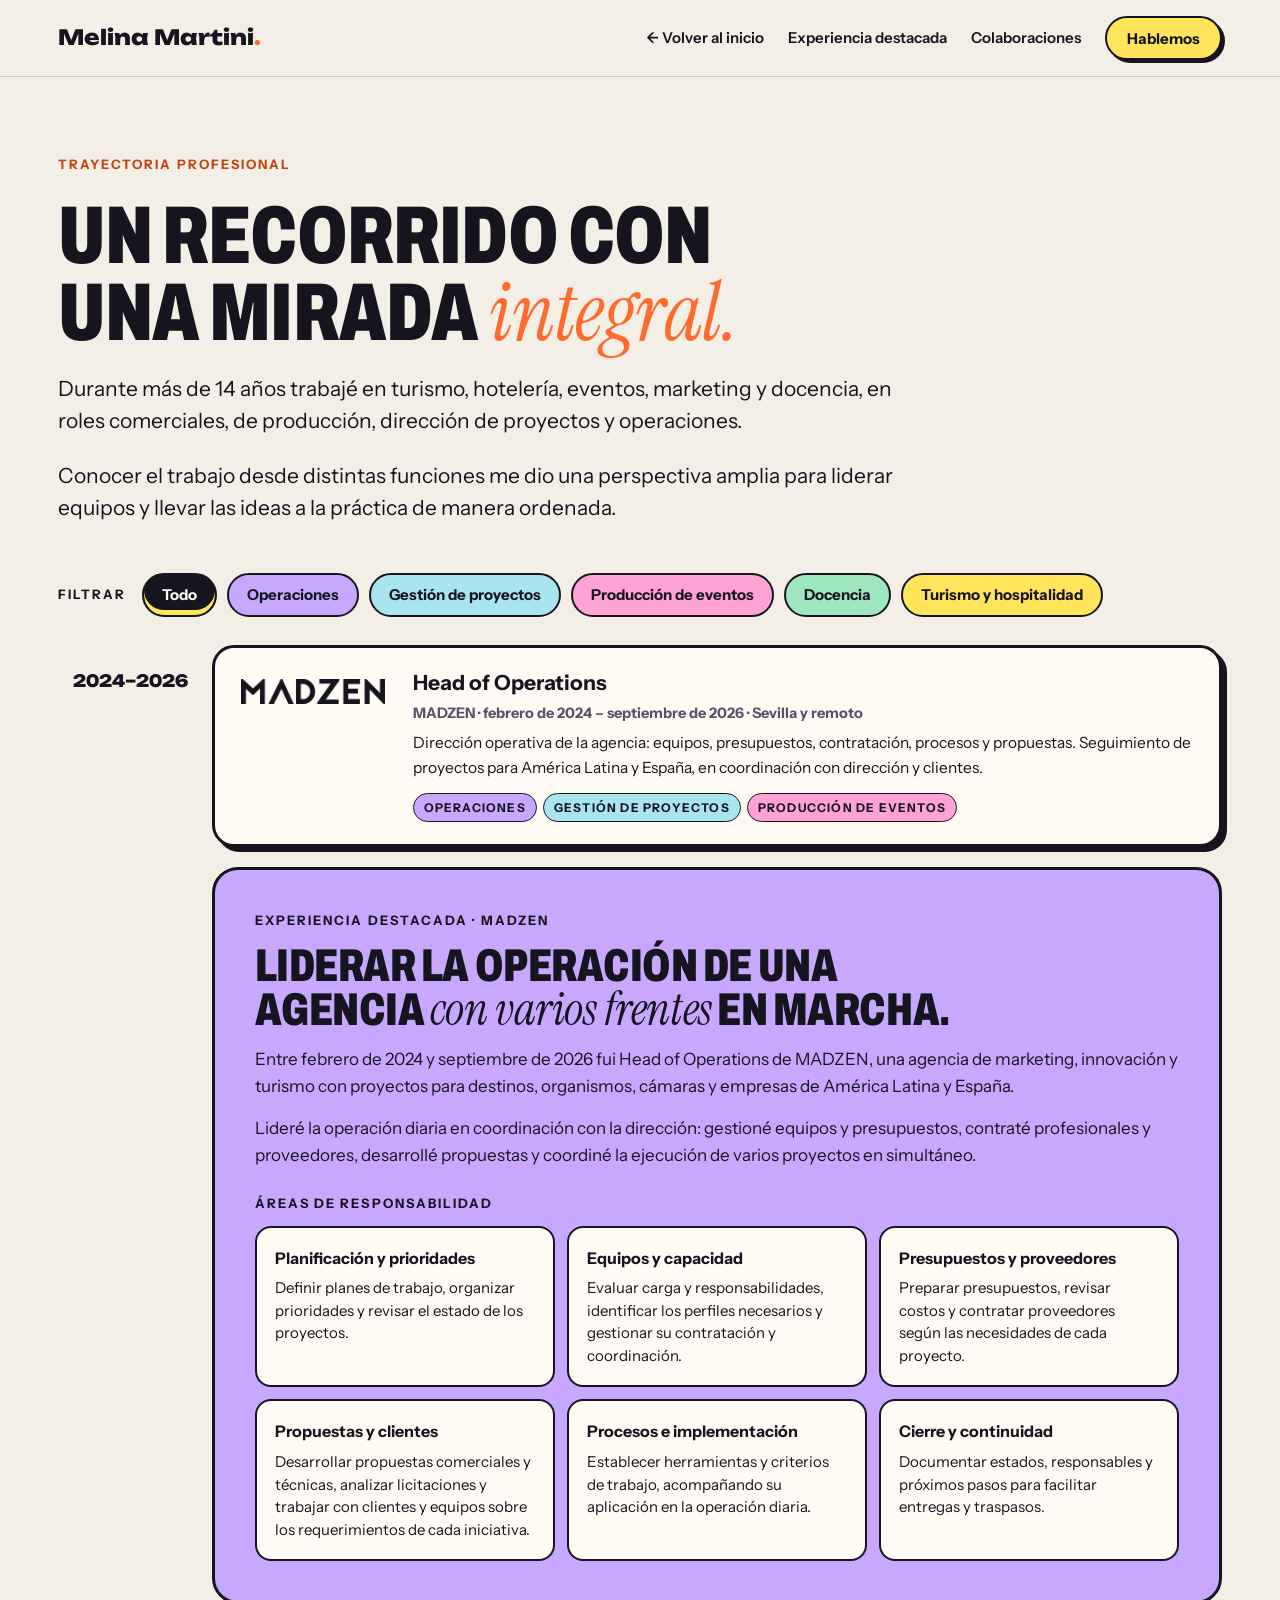
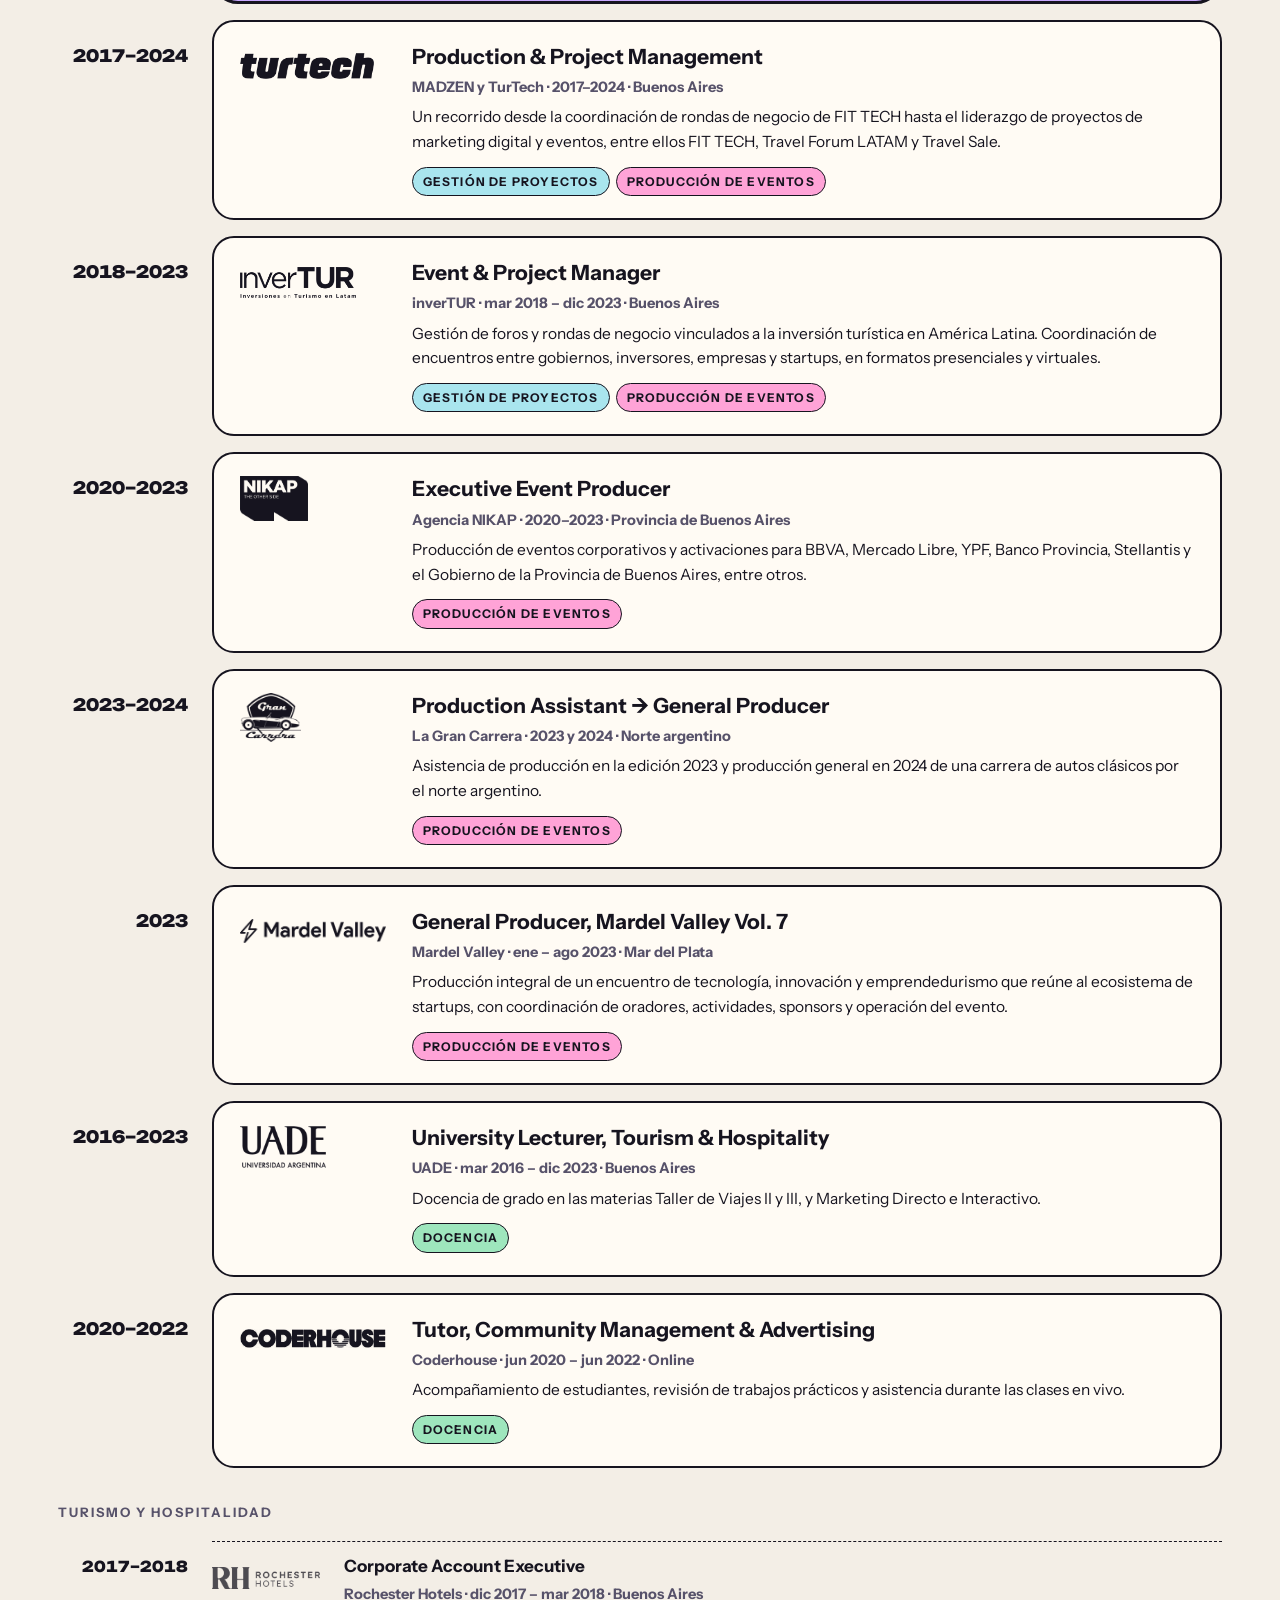
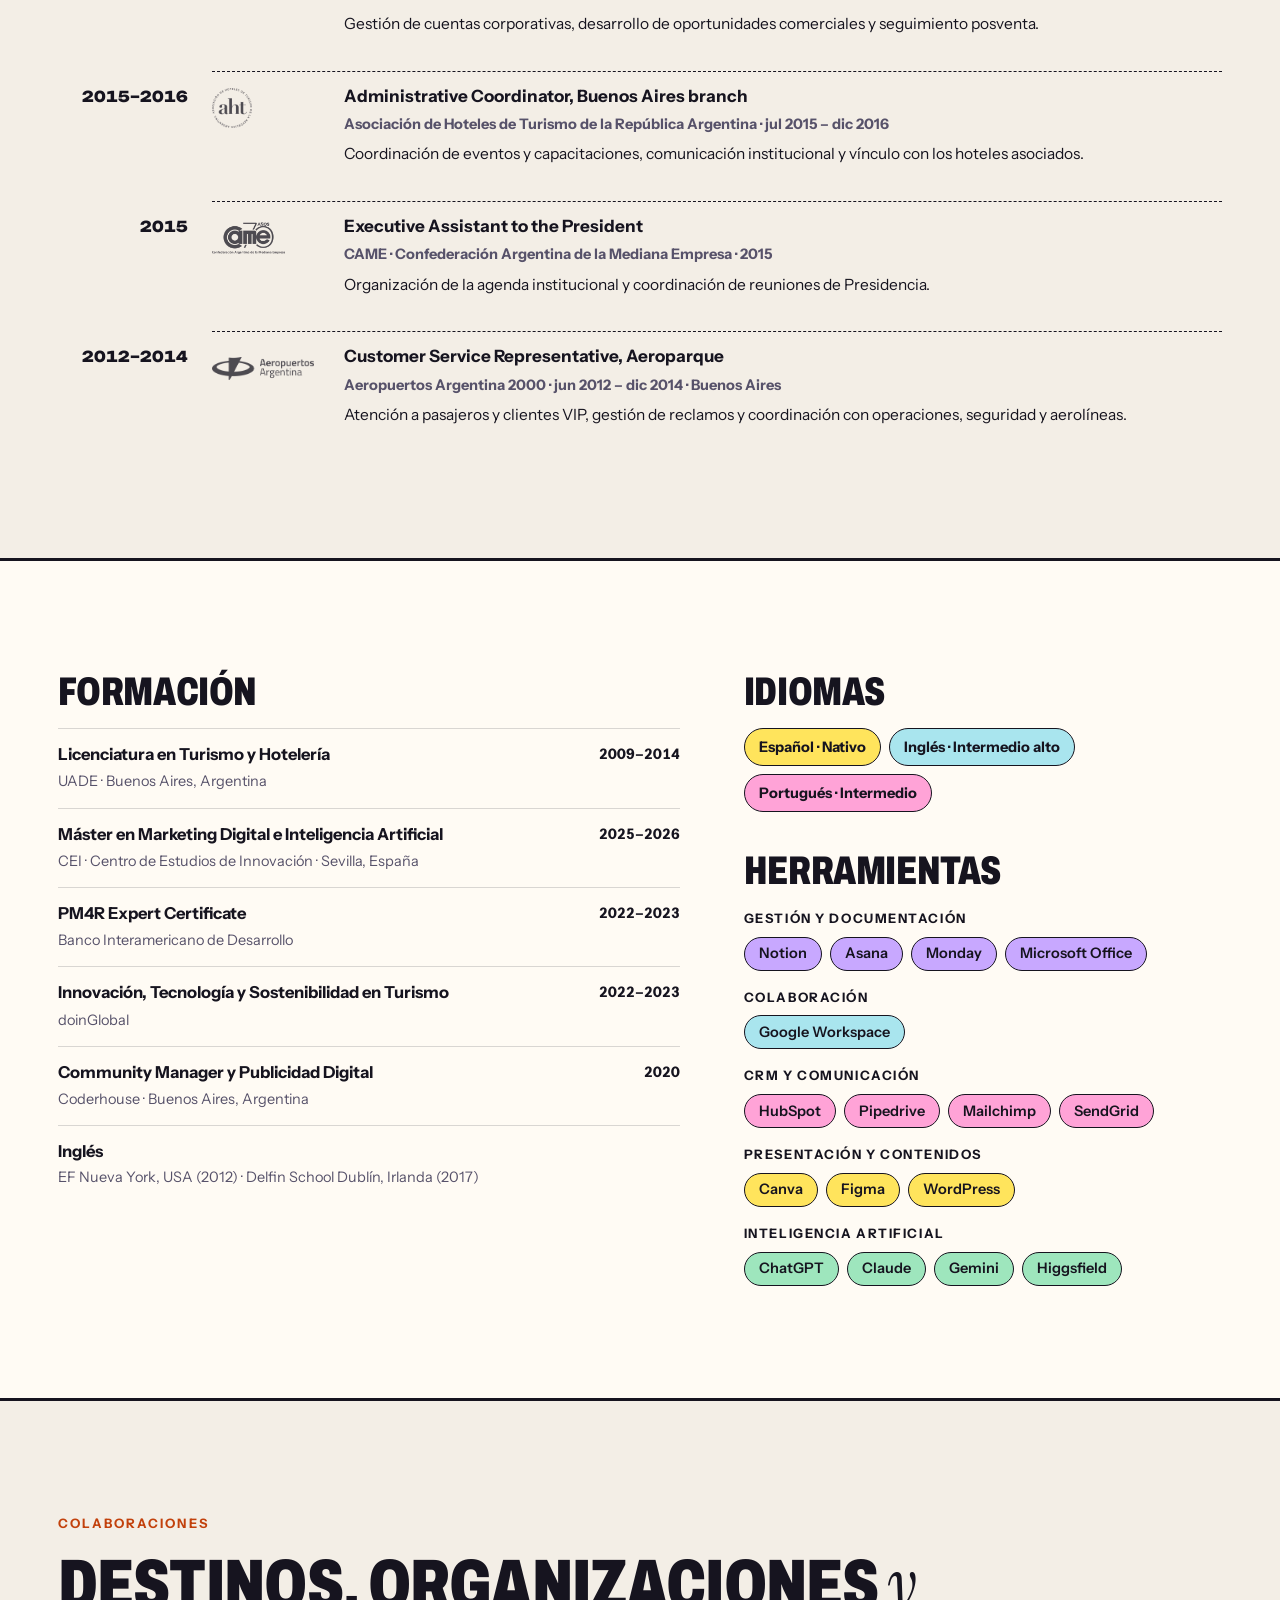
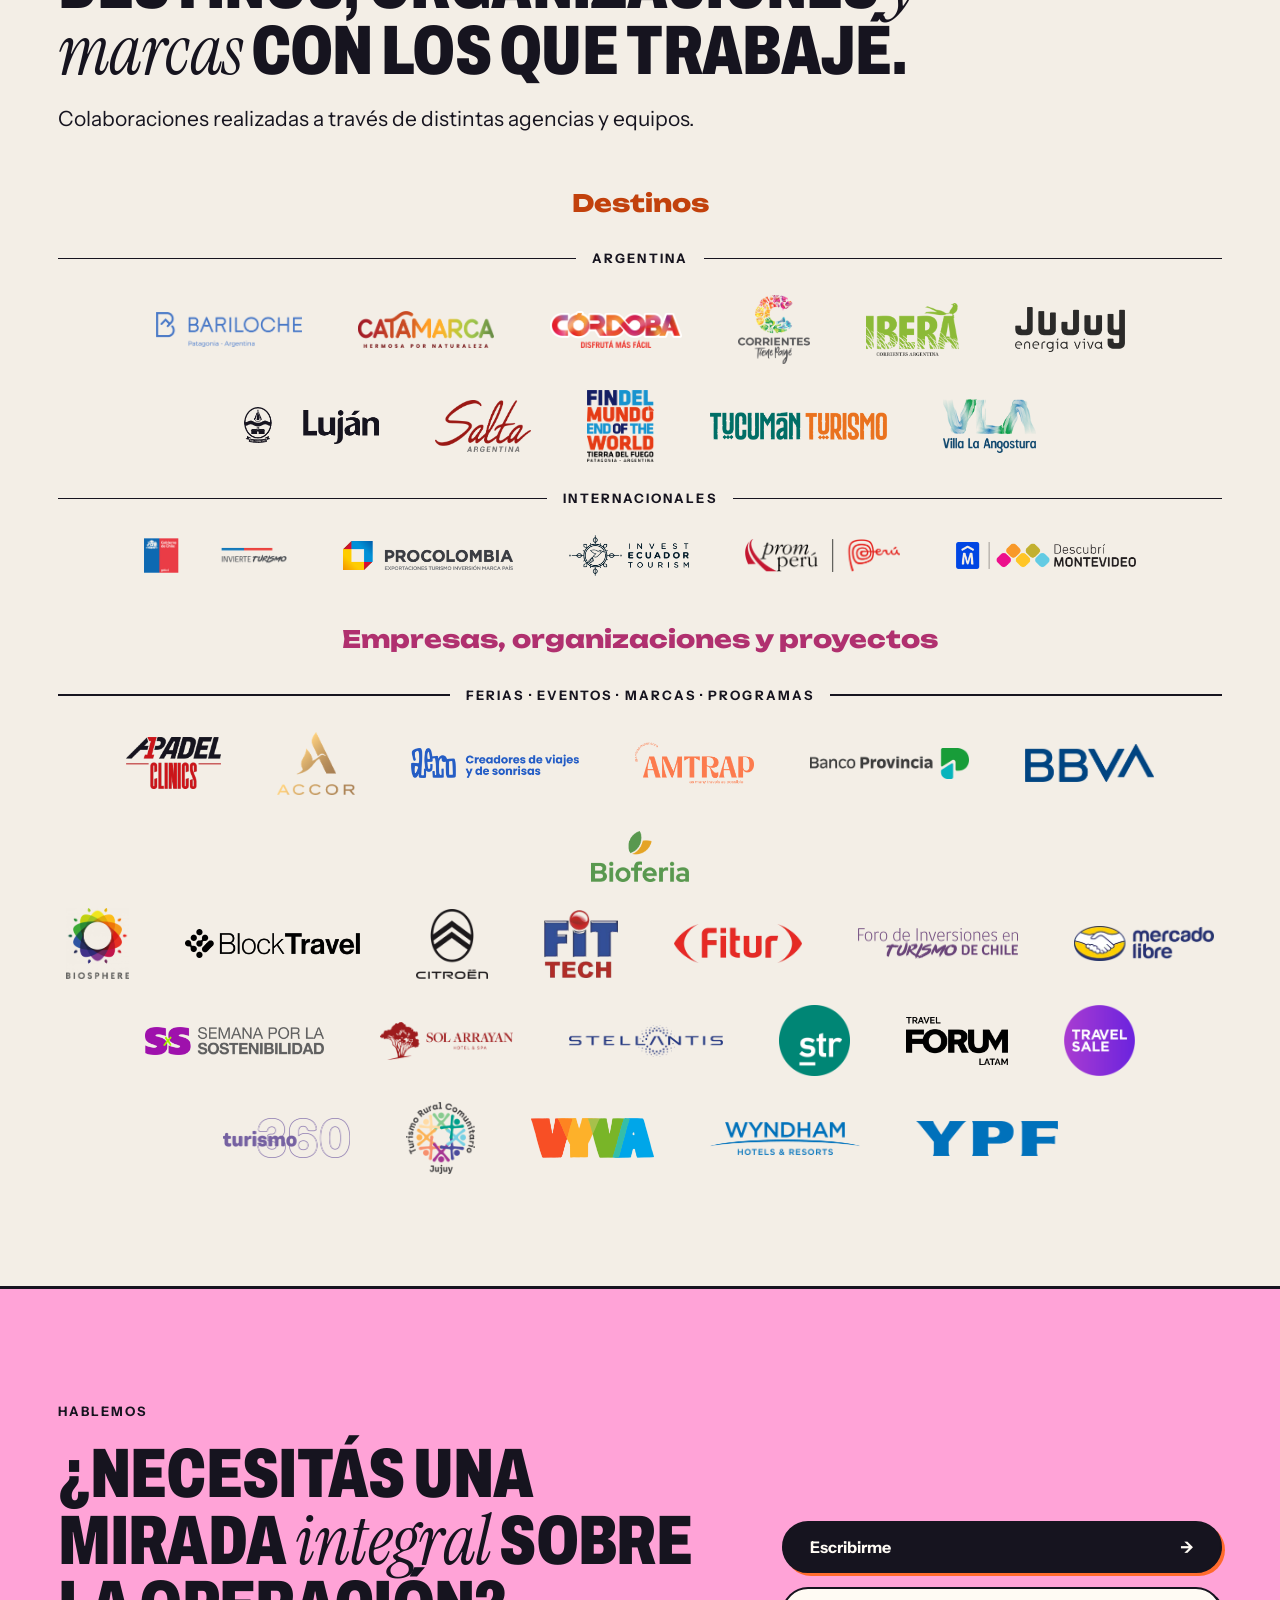
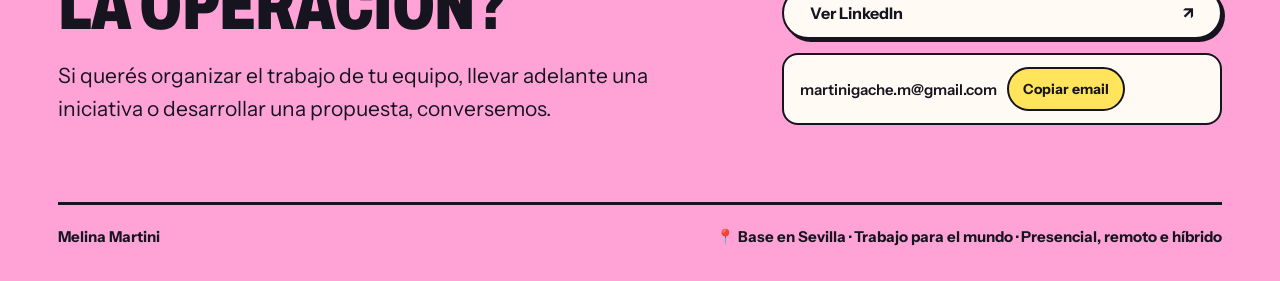
<file: trayectoria.html>
<!doctype html>
<html lang="es">
<head>
<meta charset="utf-8">
<meta name="viewport" content="width=device-width, initial-scale=1, viewport-fit=cover">
<title>Trayectoria profesional | Melina Martini</title>
<meta name="description" content="Más de 14 años de experiencia en turismo, eventos y marketing. Conocé mi recorrido en dirección de operaciones, proyectos y producción.">
<meta property="og:type" content="website"><meta property="og:site_name" content="Melina Martini"><meta property="og:locale" content="es_ES"><meta property="og:title" content="Trayectoria profesional | Melina Martini"><meta property="og:description" content="Más de 14 años de experiencia en turismo, eventos y marketing. Conocé mi recorrido en dirección de operaciones, proyectos y producción."><meta name="twitter:card" content="summary_large_image"><meta name="twitter:title" content="Trayectoria profesional | Melina Martini"><meta name="twitter:description" content="Más de 14 años de experiencia en turismo, eventos y marketing. Conocé mi recorrido en dirección de operaciones, proyectos y producción.">
<link rel="icon" href="favicon.svg" type="image/svg+xml"><link rel="icon" href="favicon-48.png" sizes="48x48" type="image/png"><link rel="apple-touch-icon" href="apple-touch-icon.png"><meta name="theme-color" content="#F3EEE6">
<link rel="preconnect" href="https://fonts.googleapis.com"><link rel="preconnect" href="https://fonts.gstatic.com" crossorigin><link rel="stylesheet" href="https://fonts.googleapis.com/css2?family=Archivo:wdth,wght@62..125,400..900&amp;family=Instrument+Sans:ital,wght@0,400;0,500;0,600;0,700;1,400;1,500&amp;family=Instrument+Serif:ital@1&amp;family=Unbounded:wght@800&amp;display=swap"><link rel="stylesheet" href="https://fonts.googleapis.com/css2?family=Noto+Color+Emoji&amp;display=swap&amp;text=%F0%9F%87%A6%F0%9F%87%B7%F0%9F%87%BA%F0%9F%87%BE%F0%9F%87%A8%F0%9F%87%B1%F0%9F%87%B5%F0%9F%87%AA%F0%9F%87%A7%F0%9F%87%B7%F0%9F%87%AA%F0%9F%87%A8%F0%9F%87%A8%F0%9F%87%B4%F0%9F%87%A9%F0%9F%87%B4%F0%9F%87%AA%F0%9F%87%B8"><link rel="stylesheet" href="style.css">
<script type="application/ld+json">{"@context":"https://schema.org","@type":"ProfilePage","name":"Trayectoria profesional | Melina Martini","inLanguage":"es","dateModified":"2026-10-02","mainEntity":{"@type":"Person","@id":"#melina-martini","name":"Melina Martini","description":"Liderazgo y dirección de operaciones para agencias, organizaciones e instituciones. Equipos, procesos, presupuestos y proyectos. Base en Sevilla, trabajo internacional.","knowsAbout":["Dirección de operaciones","Dirección de proyectos","Producción de eventos y activaciones","Desarrollo de propuestas comerciales y técnicas","Licitaciones"],"knowsLanguage":["es","en","pt"],"workLocation":{"@type":"Place","name":"Sevilla, España","address":{"@type":"PostalAddress","addressLocality":"Sevilla","addressCountry":"ES"}},"alumniOf":{"@type":"CollegeOrUniversity","name":"UADE"},"email":"mailto:martinigache.m@gmail.com","sameAs":["https://www.linkedin.com/in/melinamartini/"]}}</script>
<link rel="canonical" href="https://melinamartini.github.io/trayectoria.html">
<meta property="og:url" content="https://melinamartini.github.io/trayectoria.html">
<meta property="og:image" content="https://melinamartini.github.io/og-image.jpg">
<meta property="og:image:width" content="1200">
<meta property="og:image:height" content="630">
<meta name="twitter:image" content="https://melinamartini.github.io/og-image.jpg">
</head>
<body>
<a class="skip" href="#contenido">Saltar al contenido</a>
<header class="site-header">
<div class="wrap">
<a class="logo" href="index.html">Melina Martini<span>.</span></a>
<button class="menu-btn" type="button" aria-expanded="false" aria-controls="nav">Menú</button>
<nav id="nav" class="nav" aria-label="Principal" data-open="false">
<a href="index.html">← Volver al inicio</a>
<a href="#madzen">Experiencia destacada</a>
<a href="#colaboraciones">Colaboraciones</a>
<a class="btn" href="#contacto">Hablemos</a>
</nav>
</div>
</header>
<main id="contenido">
<section class="t-hero" aria-labelledby="t-title">
<div class="wrap">
<p class="eyebrow">Trayectoria profesional</p>
<h1 class="h h1" id="t-title" style="font-size:clamp(42px,6.4vw,84px)">Un recorrido con una mirada <span class="it" style="color:var(--orange)">integral.</span></h1>
<p class="lead">Durante más de 14 años trabajé en turismo, hotelería, eventos, marketing y docencia, en roles comerciales, de producción, dirección de proyectos y operaciones.</p>
<p class="lead">Conocer el trabajo desde distintas funciones me dio una perspectiva amplia para liderar equipos y llevar las ideas a la práctica de manera ordenada.</p>
</div>
</section>
<section style="padding-top:0" aria-labelledby="exp-prof-t">
<div class="wrap">
<h2 class="sr-only" id="exp-prof-t">Experiencia profesional</h2>
<div class="filters" role="group" aria-label="Filtrar por área"><span class="label">Filtrar</span>
<button class="filter" type="button" data-filter="All" aria-pressed="true">Todo</button>
<button class="filter cat-Ops" type="button" data-filter="Ops" aria-pressed="false">Operaciones</button>
<button class="filter cat-Proj" type="button" data-filter="Proj" aria-pressed="false">Gestión de proyectos</button>
<button class="filter cat-Ev" type="button" data-filter="Ev" aria-pressed="false">Producción de eventos</button>
<button class="filter cat-Doc" type="button" data-filter="Doc" aria-pressed="false">Docencia</button>
<button class="filter cat-Tur" type="button" data-filter="Tur" aria-pressed="false">Turismo y hospitalidad</button>
</div>
<ol class="timeline" style="margin:0;padding:0;list-style:none">
<li class="entry entry--key" data-cat="Ops Proj Ev" id="madzen">
<div class="entry-years">2024–2026</div>
<div class="entry-card"><div class="entry-logo"><img src="img/logos/madzen-ink.png" alt="MADZEN" width="144" height="25"></div>
<div class="entry-body"><h3 class="entry-role">Head of Operations</h3><p class="entry-meta">MADZEN · febrero de 2024 – septiembre de 2026 · Sevilla y remoto</p><p class="entry-desc">Dirección operativa de la agencia: equipos, presupuestos, contratación, procesos y propuestas. Seguimiento de proyectos para América Latina y España, en coordinación con dirección y clientes.</p><div class="entry-tags"><span class="entry-tag cat-Ops">Operaciones</span><span class="entry-tag cat-Proj">Gestión de proyectos</span><span class="entry-tag cat-Ev">Producción de eventos</span></div></div></div>
</li><li class="madzen" data-cat="Ops Proj Ev" aria-labelledby="madzen-t">
<div class="madzen-head">
<p class="eyebrow" style="color:var(--ink)">Experiencia destacada · MADZEN</p>
<h3 class="h h3" id="madzen-t" style="font-size:clamp(30px,3.6vw,46px)">Liderar la operación de una agencia <span class="it">con varios frentes</span> en marcha.</h3>
<p>Entre febrero de 2024 y septiembre de 2026 fui Head of Operations de MADZEN, una agencia de marketing, innovación y turismo con proyectos para destinos, organismos, cámaras y empresas de América Latina y España.</p>
<p>Lideré la operación diaria en coordinación con la dirección: gestioné equipos y presupuestos, contraté profesionales y proveedores, desarrollé propuestas y coordiné la ejecución de varios proyectos en simultáneo.</p>
</div>
<div><p class="subhead" style="margin-top:0;margin-bottom:12px;color:var(--ink)">Áreas de responsabilidad</p>
<div class="areas"><div class="area"><h4>Planificación y prioridades</h4><p>Definir planes de trabajo, organizar prioridades y revisar el estado de los proyectos.</p></div><div class="area"><h4>Equipos y capacidad</h4><p>Evaluar carga y responsabilidades, identificar los perfiles necesarios y gestionar su contratación y coordinación.</p></div><div class="area"><h4>Presupuestos y proveedores</h4><p>Preparar presupuestos, revisar costos y contratar proveedores según las necesidades de cada proyecto.</p></div><div class="area"><h4>Propuestas y clientes</h4><p>Desarrollar propuestas comerciales y técnicas, analizar licitaciones y trabajar con clientes y equipos sobre los requerimientos de cada iniciativa.</p></div><div class="area"><h4>Procesos e implementación</h4><p>Establecer herramientas y criterios de trabajo, acompañando su aplicación en la operación diaria.</p></div><div class="area"><h4>Cierre y continuidad</h4><p>Documentar estados, responsables y próximos pasos para facilitar entregas y traspasos.</p></div></div></div>

</li><li class="entry " data-cat="Proj Ev" id="madzen-turtech">
<div class="entry-years">2017–2024</div>
<div class="entry-card"><div class="entry-logo"><img src="img/logos/turtech-ink.png" alt="TurTech" width="134" height="27"></div>
<div class="entry-body"><h3 class="entry-role">Production &amp; Project Management</h3><p class="entry-meta">MADZEN y TurTech · 2017–2024 · Buenos Aires</p><p class="entry-desc">Un recorrido desde la coordinación de rondas de negocio de FIT TECH hasta el liderazgo de proyectos de marketing digital y eventos, entre ellos FIT TECH, Travel Forum LATAM y Travel Sale.</p><div class="entry-tags"><span class="entry-tag cat-Proj">Gestión de proyectos</span><span class="entry-tag cat-Ev">Producción de eventos</span></div></div></div>
</li><li class="entry " data-cat="Proj Ev">
<div class="entry-years">2018–2023</div>
<div class="entry-card"><div class="entry-logo"><img src="img/logos/invertur-ink.png" alt="inverTUR" width="116" height="31"></div>
<div class="entry-body"><h3 class="entry-role">Event &amp; Project Manager</h3><p class="entry-meta">inverTUR · mar 2018 – dic 2023 · Buenos Aires</p><p class="entry-desc">Gestión de foros y rondas de negocio vinculados a la inversión turística en América Latina. Coordinación de encuentros entre gobiernos, inversores, empresas y startups, en formatos presenciales y virtuales.</p><div class="entry-tags"><span class="entry-tag cat-Proj">Gestión de proyectos</span><span class="entry-tag cat-Ev">Producción de eventos</span></div></div></div>
</li><li class="entry " data-cat="Ev">
<div class="entry-years">2020–2023</div>
<div class="entry-card"><div class="entry-logo"><img src="img/logos/nikap-ink.png" alt="Agencia NIKAP" width="68" height="44"></div>
<div class="entry-body"><h3 class="entry-role">Executive Event Producer</h3><p class="entry-meta">Agencia NIKAP · 2020–2023 · Provincia de Buenos Aires</p><p class="entry-desc">Producción de eventos corporativos y activaciones para BBVA, Mercado Libre, YPF, Banco Provincia, Stellantis y el Gobierno de la Provincia de Buenos Aires, entre otros.</p><div class="entry-tags"><span class="entry-tag cat-Ev">Producción de eventos</span></div></div></div>
</li><li class="entry " data-cat="Ev">
<div class="entry-years">2023–2024</div>
<div class="entry-card"><div class="entry-logo"><img src="img/logos/grancarrera-ink.png" alt="La Gran Carrera" width="61" height="49"></div>
<div class="entry-body"><h3 class="entry-role">Production Assistant → General Producer</h3><p class="entry-meta">La Gran Carrera · 2023 y 2024 · Norte argentino</p><p class="entry-desc">Asistencia de producción en la edición 2023 y producción general en 2024 de una carrera de autos clásicos por el norte argentino.</p><div class="entry-tags"><span class="entry-tag cat-Ev">Producción de eventos</span></div></div></div>
</li><li class="entry " data-cat="Ev">
<div class="entry-years">2023</div>
<div class="entry-card"><div class="entry-logo"><img src="img/logos/mardel-ink.png" alt="Mardel Valley" width="146" height="23"></div>
<div class="entry-body"><h3 class="entry-role">General Producer, Mardel Valley Vol. 7</h3><p class="entry-meta">Mardel Valley · ene – ago 2023 · Mar del Plata</p><p class="entry-desc">Producción integral de un encuentro de tecnología, innovación y emprendedurismo que reúne al ecosistema de startups, con coordinación de oradores, actividades, sponsors y operación del evento.</p><div class="entry-tags"><span class="entry-tag cat-Ev">Producción de eventos</span></div></div></div>
</li><li class="entry " data-cat="Doc">
<div class="entry-years">2016–2023</div>
<div class="entry-card"><div class="entry-logo"><img src="img/logos/uade-ink.png" alt="UADE" width="86" height="42"></div>
<div class="entry-body"><h3 class="entry-role">University Lecturer, Tourism &amp; Hospitality</h3><p class="entry-meta">UADE · mar 2016 – dic 2023 · Buenos Aires</p><p class="entry-desc">Docencia de grado en las materias Taller de Viajes II y III, y Marketing Directo e Interactivo.</p><div class="entry-tags"><span class="entry-tag cat-Doc">Docencia</span></div></div></div>
</li><li class="entry " data-cat="Doc">
<div class="entry-years">2020–2022</div>
<div class="entry-card"><div class="entry-logo"><img src="img/logos/coderhouse-ink.png" alt="Coderhouse" width="146" height="18"></div>
<div class="entry-body"><h3 class="entry-role">Tutor, Community Management &amp; Advertising</h3><p class="entry-meta">Coderhouse · jun 2020 – jun 2022 · Online</p><p class="entry-desc">Acompañamiento de estudiantes, revisión de trabajos prácticos y asistencia durante las clases en vivo.</p><div class="entry-tags"><span class="entry-tag cat-Doc">Docencia</span></div></div></div>
</li>
<li class="subhead" data-cat="Tur">Turismo y hospitalidad</li>
<li class="entry entry--prev" data-cat="Tur">
<div class="entry-years">2017–2018</div>
<div class="entry-card"><div class="entry-logo"><img src="img/logos/rochester-ink.png" alt="Rochester Hotels" width="108" height="22"></div>
<div class="entry-body"><h3 class="entry-role">Corporate Account Executive</h3><p class="entry-meta">Rochester Hotels · dic 2017 – mar 2018 · Buenos Aires</p><p class="entry-desc">Gestión de cuentas corporativas, desarrollo de oportunidades comerciales y seguimiento posventa.</p><div class="entry-tags"><span class="entry-tag cat-Tur">Turismo y hospitalidad</span></div></div></div>
</li><li class="entry entry--prev" data-cat="Tur">
<div class="entry-years">2015–2016</div>
<div class="entry-card"><div class="entry-logo"><img src="img/logos/aht-ink.png" alt="Asociación de Hoteles de Turismo de la República Argentina" width="40" height="40"></div>
<div class="entry-body"><h3 class="entry-role">Administrative Coordinator, Buenos Aires branch</h3><p class="entry-meta">Asociación de Hoteles de Turismo de la República Argentina · jul 2015 – dic 2016</p><p class="entry-desc">Coordinación de eventos y capacitaciones, comunicación institucional y vínculo con los hoteles asociados.</p><div class="entry-tags"><span class="entry-tag cat-Tur">Turismo y hospitalidad</span></div></div></div>
</li><li class="entry entry--prev" data-cat="Tur">
<div class="entry-years">2015</div>
<div class="entry-card"><div class="entry-logo"><img src="img/logos/came-ink.png" alt="CAME" width="73" height="33"></div>
<div class="entry-body"><h3 class="entry-role">Executive Assistant to the President</h3><p class="entry-meta">CAME · Confederación Argentina de la Mediana Empresa · 2015</p><p class="entry-desc">Organización de la agenda institucional y coordinación de reuniones de Presidencia.</p><div class="entry-tags"><span class="entry-tag cat-Tur">Turismo y hospitalidad</span></div></div></div>
</li><li class="entry entry--prev" data-cat="Tur">
<div class="entry-years">2012–2014</div>
<div class="entry-card"><div class="entry-logo"><img src="img/logos/aa2000-ink.png" alt="Aeropuertos Argentina 2000" width="102" height="24"></div>
<div class="entry-body"><h3 class="entry-role">Customer Service Representative, Aeroparque</h3><p class="entry-meta">Aeropuertos Argentina 2000 · jun 2012 – dic 2014 · Buenos Aires</p><p class="entry-desc">Atención a pasajeros y clientes VIP, gestión de reclamos y coordinación con operaciones, seguridad y aerolíneas.</p><div class="entry-tags"><span class="entry-tag cat-Tur">Turismo y hospitalidad</span></div></div></div>
</li>
</ol>
</div>
</section>
<section class="facts" aria-labelledby="form-t">
<div class="wrap facts-grid">
<div>
<h2 class="h h3" id="form-t">Formación</h2>
<div class="fact-list"><div class="fact"><b>Licenciatura en Turismo y Hotelería</b><span class="when">2009–2014</span><span>UADE · Buenos Aires, Argentina</span></div><div class="fact"><b>Máster en Marketing Digital e Inteligencia Artificial</b><span class="when">2025–2026</span><span>CEI · Centro de Estudios de Innovación · Sevilla, España</span></div><div class="fact"><b>PM4R Expert Certificate</b><span class="when">2022–2023</span><span>Banco Interamericano de Desarrollo</span></div><div class="fact"><b>Innovación, Tecnología y Sostenibilidad en Turismo</b><span class="when">2022–2023</span><span>doinGlobal</span></div><div class="fact"><b>Community Manager y Publicidad Digital</b><span class="when">2020</span><span>Coderhouse · Buenos Aires, Argentina</span></div><div class="fact"><b>Inglés</b><span class="when"></span><span>EF Nueva York, USA (2012) · Delfin School Dublín, Irlanda (2017)</span></div></div>
</div>
<div style="display:grid;gap:40px;align-content:start">
<div><h2 class="h h3">Idiomas</h2>
<div class="tags langs"><span class="tag tag--lang" style="background:var(--yellow)">Español · Nativo</span><span class="tag tag--lang" style="background:var(--sky)">Inglés · Intermedio alto</span><span class="tag tag--lang" style="background:var(--pink)">Portugués · Intermedio</span></div></div>
<div><h2 class="h h3">Herramientas</h2>
<div class="tools"><div class="tool-group"><h4>Gestión y documentación</h4><div class="tags tags--lilac"><span class="tag">Notion</span><span class="tag">Asana</span><span class="tag">Monday</span><span class="tag">Microsoft Office</span></div></div><div class="tool-group"><h4>Colaboración</h4><div class="tags tags--sky"><span class="tag">Google Workspace</span></div></div><div class="tool-group"><h4>CRM y comunicación</h4><div class="tags tags--pink"><span class="tag">HubSpot</span><span class="tag">Pipedrive</span><span class="tag">Mailchimp</span><span class="tag">SendGrid</span></div></div><div class="tool-group"><h4>Presentación y contenidos</h4><div class="tags tags--yellow"><span class="tag">Canva</span><span class="tag">Figma</span><span class="tag">WordPress</span></div></div><div class="tool-group"><h4>Inteligencia artificial</h4><div class="tags tags--green"><span class="tag">ChatGPT</span><span class="tag">Claude</span><span class="tag">Gemini</span><span class="tag">Higgsfield</span></div></div></div></div>
</div>
</div>
</section>
<section id="colaboraciones" aria-labelledby="col-t">
<div class="wrap">
<div class="section-head">
<p class="eyebrow">Colaboraciones</p>
<h2 class="h h2" id="col-t">Destinos, organizaciones <span class="it">y marcas</span> con los que trabajé.</h2>
<p class="lead">Colaboraciones realizadas a través de distintas agencias y equipos.</p>
</div>
<div class="collab-group"><h3 class="collab-title" style="color:var(--orange-deep)">Destinos</h3>
<p class="rule">Argentina</p><div class="logo-row"><img src="img/colab/bariloche.png" alt="Bariloche" title="Bariloche" width="146" height="34" loading="lazy"><img src="img/colab/catamarca.png" alt="Catamarca" title="Catamarca" width="136" height="37" loading="lazy"><img src="img/colab/cordoba.png" alt="Córdoba" title="Córdoba" width="132" height="38" loading="lazy"><img src="img/colab/corrientes.png" alt="Corrientes" title="Corrientes" width="72" height="69" loading="lazy"><img src="img/colab/ibera.png" alt="Iberá" title="Iberá" width="93" height="54" loading="lazy"><img src="img/colab/jujuy.png" alt="Jujuy" title="Jujuy" width="110" height="45" loading="lazy"></div><div class="logo-row"><img src="img/colab/lujan.png" alt="Luján" title="Luján" width="135" height="37" loading="lazy"><img src="img/colab/salta.png" alt="Salta" title="Salta" width="96" height="52" loading="lazy"><img src="img/colab/tdf.png" alt="Tierra del Fuego" title="Tierra del Fuego" width="67" height="72" loading="lazy"><img src="img/colab/tucuman.png" alt="Tucumán" title="Tucumán" width="177" height="28" loading="lazy"><img src="img/colab/vla.png" alt="Villa La Angostura" title="Villa La Angostura" width="93" height="54" loading="lazy"></div>
<p class="rule">Internacionales</p><div class="logo-row"><img src="img/colab/chile.png" alt="Chile" title="Chile" width="143" height="35" loading="lazy"><img src="img/colab/colombia.png" alt="Colombia" title="Colombia" width="170" height="29" loading="lazy"><img src="img/colab/ecuador.png" alt="Ecuador" title="Ecuador" width="120" height="42" loading="lazy"><img src="img/colab/peru.png" alt="Perú" title="Perú" width="155" height="32" loading="lazy"><img src="img/colab/uruguay.png" alt="Uruguay" title="Uruguay" width="180" height="28" loading="lazy"></div></div>
<div class="collab-group"><h3 class="collab-title" style="color:#B0306F">Empresas, organizaciones y proyectos</h3>
<p class="rule">Ferias · Eventos · Marcas · Programas</p><div class="logo-row"><img src="img/colab/a1.png" alt="A1 Padel Clinics" title="A1 Padel Clinics" width="95" height="52" loading="lazy"><img src="img/colab/accor.png" alt="Accor" title="Accor" width="78" height="64" loading="lazy"><img src="img/colab/aero.png" alt="AERO" title="AERO" width="168" height="30" loading="lazy"><img src="img/colab/amtrap.png" alt="AMTRAP" title="AMTRAP" width="119" height="42" loading="lazy"><img src="img/colab/bprovincia.png" alt="Banco Provincia" title="Banco Provincia" width="159" height="31" loading="lazy"><img src="img/colab/bbva.png" alt="BBVA" title="BBVA" width="129" height="39" loading="lazy"><img src="img/colab/bioferia.png" alt="Bioferia" title="Bioferia" width="98" height="51" loading="lazy"></div><div class="logo-row"><img src="img/colab/biosphere.png" alt="Biosphere" title="Biosphere" width="63" height="72" loading="lazy"><img src="img/colab/blocktravel.png" alt="Block Travel" title="Block Travel" width="175" height="29" loading="lazy"><img src="img/colab/citroen.png" alt="Citroën" title="Citroën" width="72" height="70" loading="lazy"><img src="img/colab/fittech.png" alt="FIT TECH" title="FIT TECH" width="74" height="68" loading="lazy"><img src="img/colab/fitur.png" alt="FITUR" title="FITUR" width="128" height="39" loading="lazy"><img src="img/colab/forochile.png" alt="Foro de Inversiones en Turismo de Chile" title="Foro de Inversiones en Turismo de Chile" width="160" height="31" loading="lazy"><img src="img/colab/mercadolibre.png" alt="Mercado Libre" title="Mercado Libre" width="140" height="36" loading="lazy"></div><div class="logo-row"><img src="img/colab/sxs.png" alt="Semana por la Sostenibilidad" title="Semana por la Sostenibilidad" width="179" height="28" loading="lazy"><img src="img/colab/solarrayan.png" alt="Sol Arrayán" title="Sol Arrayán" width="133" height="38" loading="lazy"><img src="img/colab/stellantis.png" alt="Stellantis" title="Stellantis" width="154" height="32" loading="lazy"><img src="img/colab/str.png" alt="STR" title="STR" width="71" height="71" loading="lazy"><img src="img/colab/tfl.png" alt="Travel Forum LATAM" title="Travel Forum LATAM" width="102" height="49" loading="lazy"><img src="img/colab/travelsale.png" alt="Travel Sale" title="Travel Sale" width="71" height="71" loading="lazy"></div><div class="logo-row"><img src="img/colab/t360.png" alt="Turismo 360" title="Turismo 360" width="127" height="39" loading="lazy"><img src="img/colab/trc.png" alt="Turismo Rural Comunitario" title="Turismo Rural Comunitario" width="69" height="72" loading="lazy"><img src="img/colab/vyva.png" alt="VYVA Chile" title="VYVA Chile" width="123" height="40" loading="lazy"><img src="img/colab/wyndham.png" alt="Wyndham" title="Wyndham" width="150" height="33" loading="lazy"><img src="img/colab/ypf.png" alt="YPF" title="YPF" width="142" height="35" loading="lazy"></div></div>
</div>
</section>
<section class="contacto" id="contacto" aria-labelledby="cont-t2">
<div class="wrap">
<div class="contact-grid">
<div class="contact-copy">
<p class="eyebrow" style="color:var(--ink)">Hablemos</p>
<h2 class="h h2" id="cont-t2">¿Necesitás una mirada <span class="it">integral</span> sobre la operación?</h2>
<p class="lead">Si querés organizar el trabajo de tu equipo, llevar adelante una iniciativa o desarrollar una propuesta, conversemos.</p>
</div>
<div class="contact-actions">
<a class="btn btn--dark" href="mailto:martinigache.m@gmail.com" data-track="email">Escribirme <span aria-hidden="true">→</span></a>
<a class="btn" href="https://www.linkedin.com/in/melinamartini/" target="_blank" rel="noopener" data-track="linkedin">Ver LinkedIn <span aria-hidden="true">↗</span></a>
<div class="email-row"><code id="email">martinigache.m@gmail.com</code><button class="copy" type="button" data-copy="martinigache.m@gmail.com" data-track="copy-email">Copiar email</button></div>
</div>
</div>
<footer class="footer"><span>Melina Martini</span><span>📍 Base en Sevilla · Trabajo para el mundo · Presencial, remoto e híbrido</span></footer>
</div>
</section>
</main>
<script src="app.js"></script>
</body>
</html>
</file>
<file: style.css>
/* Layout: editorial single column on cream, condensed caps headlines with serif italic accents, stickers used sparingly */
:root {
  --cream: #F3EEE6;
  --paper: #FFFBF4;
  --ink: #16141F;
  --muted: #57526A;
  --line: rgba(22, 20, 31, .16);
  --orange: #FF6B2C;
  --orange-deep: #C2410C;
  --yellow: #FFE45C;
  --pink: #FFA3D7;
  --lilac: #C8A8FF;
  --sky: #A9E5EE;
  --green: #2DBE72;
  --f-head: 'Archivo', 'Arial Narrow', system-ui, sans-serif;
  --f-body: 'Instrument Sans', 'Archivo', system-ui, -apple-system, sans-serif;
  --f-serif: 'Instrument Serif', Georgia, 'Times New Roman', serif;
  --f-brand: 'Unbounded', 'Archivo', system-ui, sans-serif;
  --gutter: clamp(16px, 4.5vw, 64px);
  --maxw: 1240px;
  --radius: 22px;
  color-scheme: light;
}
* { box-sizing: border-box; }
html { scroll-behavior: smooth; scroll-padding-top: 88px; }
body {
  margin: 0;
  background: var(--cream);
  color: var(--ink);
  font-family: var(--f-body);
  font-size: 17px;
  line-height: 1.6;
  -webkit-font-smoothing: antialiased;
}
img { max-width: 100%; height: auto; display: block; }
a { color: inherit; }
p { margin: 0; }
ul { margin: 0; padding: 0; list-style: none; }
h1, h2, h3, h4 { margin: 0; text-wrap: balance; }
:focus-visible { outline: 3px solid var(--orange); outline-offset: 3px; border-radius: 6px; }
.skip { position: absolute; left: -9999px; top: 8px; z-index: 50; background: var(--ink); color: var(--paper); padding: 10px 16px; border-radius: 999px; }
.skip:focus { left: 16px; }

.wrap { width: 100%; max-width: calc(var(--maxw) + 2 * var(--gutter)); margin-inline: auto; padding-inline: var(--gutter); }
section { padding-block: clamp(64px, 9vw, 112px); }

/* Type */
.h { font-family: var(--f-head); font-stretch: 72%; font-weight: 850; text-transform: uppercase; letter-spacing: -0.01em; line-height: .94; }
.it { font-family: var(--f-serif); font-style: italic; font-weight: 400; text-transform: none; letter-spacing: -0.01em; }
.brand { font-family: var(--f-brand); font-weight: 800; letter-spacing: -0.02em; }
.eyebrow { font-size: 13px; font-weight: 700; letter-spacing: .16em; text-transform: uppercase; color: var(--orange-deep); }
.h1 { font-size: clamp(46px, 7.4vw, 92px); }
.h2 { font-size: clamp(38px, 5.6vw, 70px); }
.h3 { font-size: clamp(28px, 3.2vw, 40px); }
.lead { font-size: clamp(18px, 1.7vw, 21px); line-height: 1.55; max-width: 62ch; }
.muted { color: var(--muted); }
.small { font-size: 15px; line-height: 1.55; }
.section-head { display: grid; gap: 18px; max-width: 900px; margin-bottom: clamp(32px, 4vw, 48px); }

/* Buttons */
.btn { display: inline-flex; align-items: center; gap: 10px; min-height: 52px; padding: 0 26px; border-radius: 999px; border: 2.5px solid var(--ink); box-shadow: 3px 3px 0 var(--ink); background: var(--paper); color: var(--ink); font: 700 16px/1 var(--f-body); text-decoration: none; cursor: pointer; transition: transform .15s ease, box-shadow .15s ease; }
.btn:hover { transform: translate(2px, 2px); box-shadow: 1px 1px 0 var(--ink); }
.btn--dark { background: var(--ink); color: var(--paper); box-shadow: 3px 3px 0 var(--orange); }
.btn--dark:hover { box-shadow: 1px 1px 0 var(--orange); }
.btn--yellow { background: var(--yellow); }
.link-arrow { font-weight: 700; text-decoration: underline; text-decoration-color: var(--orange); text-decoration-thickness: 2px; text-underline-offset: 5px; }
.link-arrow:hover { text-decoration-color: var(--ink); }

/* Header */
.site-header { position: sticky; top: env(safe-area-inset-top, 0px); z-index: 20; background: color-mix(in srgb, var(--cream) 92%, transparent); backdrop-filter: blur(8px); border-bottom: 1px solid var(--line); }
.site-header .wrap { display: flex; align-items: center; justify-content: space-between; gap: 20px; min-height: 76px; }
.logo { font-family: var(--f-brand); font-weight: 800; font-size: 21px; text-decoration: none; white-space: nowrap; }
.logo span { color: var(--orange); }
.nav { display: flex; align-items: center; gap: 24px; font-size: 15px; font-weight: 600; }
.nav a { text-decoration: none; }
.nav a:not(.btn):hover { text-decoration: underline; text-decoration-color: var(--orange); text-underline-offset: 5px; }
.nav .btn { min-height: 44px; padding: 0 20px; font-size: 15px; background: var(--yellow); }
.menu-btn { display: none; min-height: 44px; padding: 0 16px; border: 2px solid var(--ink); border-radius: 999px; background: var(--paper); font: 700 15px var(--f-body); color: var(--ink); cursor: pointer; }
@media (max-width: 900px) {
  .menu-btn { display: inline-flex; align-items: center; }
  .nav { position: absolute; top: 100%; left: 0; right: 0; flex-direction: column; align-items: stretch; gap: 0; background: var(--paper); border-bottom: 2px solid var(--ink); padding: 8px var(--gutter) 20px; }
  .nav[data-open="false"] { display: none; }
  .nav a { padding: 14px 0; border-bottom: 1px solid var(--line); }
  .nav .btn { margin-top: 14px; justify-content: center; border-bottom: 2.5px solid var(--ink); }
}

/* Hero */
.hero { padding-block: clamp(36px, 6vw, 72px) clamp(56px, 7vw, 88px); }
.hero .wrap { display: grid; grid-template-columns: minmax(0, 1.55fr) minmax(0, 1fr); gap: clamp(32px, 5vw, 72px); align-items: center; }
.hero-copy { display: grid; gap: 26px; min-width: 0; }
.hero-id { display: inline-flex; flex-wrap: wrap; align-items: center; gap: 8px 12px; font-size: 15px; font-weight: 700; letter-spacing: .02em; }
.hero-id .brand { font-size: 16px; }
.hero-id .role { padding: 6px 12px; border-radius: 999px; background: var(--ink); color: var(--paper); font-size: 13px; letter-spacing: .1em; text-transform: uppercase; }
.hero h1 .accent { color: var(--orange); }
.hero h1 mark { background: var(--yellow); color: inherit; padding: 0 .12em; border-radius: 10px; }
.hero-text { display: grid; gap: 14px; }
.hero-exp { display: flex; gap: 10px; align-items: baseline; }
.hero-exp mark { background: var(--yellow); padding: 1px 6px; border-radius: 6px; font-weight: 700; }
.hero-actions { display: flex; flex-wrap: wrap; gap: 14px; }
.portrait { position: relative; max-width: 380px; width: 100%; justify-self: center; }
.portrait-arch { aspect-ratio: 34 / 45; border: 3px solid var(--ink); border-radius: 999px 999px 24px 24px; overflow: hidden; background: var(--lilac); box-shadow: 5px 5px 0 var(--ink); }
.portrait-arch img { width: 100%; height: 100%; object-fit: cover; object-position: 50% 20%; }
.sticker-years { position: absolute; left: -34px; top: 10%; width: 112px; height: 112px; transform: rotate(-8deg); display: grid; place-items: center; text-align: center; }
.sticker-years svg { position: absolute; inset: 0; width: 100%; height: 100%; }
.sticker-years b { position: relative; font-family: var(--f-brand); font-size: 30px; line-height: 1; display: block; }
.sticker-years small { position: relative; display: block; font-size: 12px; font-weight: 800; letter-spacing: .1em; text-transform: uppercase; }
.seal { position: absolute; right: -18px; top: -16px; width: 104px; height: 104px; opacity: .95; }
.seal svg { width: 100%; height: 100%; animation: spin 40s linear infinite; }
.mode-pill { position: absolute; left: 50%; bottom: -18px; transform: translateX(-50%) rotate(-3deg); white-space: nowrap; padding: 10px 18px; border-radius: 999px; border: 2.5px solid var(--ink); background: var(--pink); font-weight: 800; font-size: 15px; box-shadow: 3px 3px 0 var(--ink); }
.location { margin-top: 44px; text-align: center; display: grid; gap: 2px; }
.location strong { font-size: 16px; }
.location span { font-size: 15px; color: var(--muted); }
@keyframes spin { to { transform: rotate(360deg); } }
@media (max-width: 860px) {
  .hero .wrap { grid-template-columns: 1fr; }
  .portrait { max-width: 300px; margin-top: 12px; }
  .sticker-years { left: -18px; width: 96px; height: 96px; }
  .sticker-years b { font-size: 25px; }
}

/* Marquee band */
.band { background: var(--orange); border-block: 3px solid var(--ink); overflow: hidden; padding-block: 16px; }
.band-track { display: flex; gap: 28px; align-items: center; width: max-content; animation: band 48s linear infinite; font-family: var(--f-serif); font-style: italic; font-size: clamp(26px, 3vw, 34px); line-height: 1.1; }
.band-track i { display: block; width: 44px; height: 1.5px; background: var(--ink); }
@keyframes band { to { transform: translateX(-50%); } }

/* Qué puedo aportar */
.aportar { background: var(--paper); border-bottom: 3px solid var(--ink); }
.axis-main { border: 3px solid var(--ink); border-radius: 28px; background: var(--lilac); padding: clamp(24px, 4vw, 44px); display: grid; grid-template-columns: minmax(0, .9fr) minmax(0, 1.4fr); gap: clamp(24px, 4vw, 48px); box-shadow: 5px 5px 0 var(--ink); }
.axis-num { font-family: var(--f-head); font-stretch: 72%; font-weight: 850; font-size: 30px; line-height: 1; }
.axis-tag { display: inline-flex; align-items: center; padding: 5px 12px; border-radius: 999px; background: var(--yellow); border: 2px solid var(--ink); font-size: 12px; font-weight: 800; letter-spacing: .12em; text-transform: uppercase; }
.axis-intro { display: grid; gap: 18px; align-content: start; min-width: 0; }
.axis-groups { display: grid; grid-template-columns: repeat(2, minmax(0, 1fr)); gap: 14px; min-width: 0; }
.axis-group { background: var(--paper); border: 2px solid var(--ink); border-radius: 18px; padding: 18px 20px; display: grid; gap: 10px; align-content: start; }
.axis-group h4 { font-size: 13px; font-weight: 800; letter-spacing: .12em; text-transform: uppercase; }
.bullets { display: grid; gap: 9px; }
.bullets li { position: relative; padding-left: 18px; font-size: 15.5px; line-height: 1.5; }
.bullets li::before { content: ''; position: absolute; left: 0; top: .62em; width: 7px; height: 7px; border-radius: 50%; background: var(--ink); }
.axis-close { grid-column: 1 / -1; justify-self: center; text-align: center; margin: 4px 0 0; font-size: clamp(17px, 1.5vw, 20px); font-weight: 700; line-height: 1.45; text-wrap: balance; }
.axes { display: grid; grid-template-columns: repeat(3, minmax(0, 1fr)); gap: 20px; margin-top: 22px; }
.axis { border: 2px solid var(--ink); border-radius: var(--radius); background: var(--paper); display: flex; flex-direction: column; overflow: hidden; min-width: 0; }
.axis-top { padding: 22px 24px 18px; border-bottom: 2px solid var(--ink); display: grid; gap: 8px; }
.axis-body { padding: 20px 24px 24px; display: grid; gap: 16px; align-content: start; flex-grow: 1; }
.axis-body .close { padding-top: 14px; font-size: 15px; font-weight: 600; margin-top: auto; }
.axis--sky .axis-top { background: var(--sky); }
.axis--pink .axis-top { background: var(--pink); }
.axis--yellow .axis-top { background: var(--yellow); }
.axis-sub { font-size: 14px; font-weight: 700; }
@media (max-width: 1020px) {
  .axis-main { grid-template-columns: 1fr; }
  .axes { grid-template-columns: 1fr; }
}
@media (max-width: 620px) { .axis-groups { grid-template-columns: 1fr; } }

/* Organizaciones */
.org-wall { border: 3px solid var(--ink); border-radius: 26px; background: var(--paper); display: grid; grid-template-columns: repeat(3, minmax(0, 1fr)); overflow: hidden; }
.org { padding: 28px 24px; display: grid; gap: 16px; justify-items: center; text-align: center; align-content: start; border-right: 2px solid var(--ink); border-bottom: 2px solid var(--ink); min-width: 0; }
.org--wide { grid-column: span 2; }
.org:nth-child(2) { border-right: 0; }
.org:nth-child(n+3) { border-bottom: 0; }
.org:last-child { border-right: 0; }
.org-logos { min-height: 78px; display: flex; align-items: center; justify-content: center; gap: 28px; flex-wrap: wrap; }
.org-meta { display: grid; gap: 4px; }
.org-name { font-size: 13px; font-weight: 700; letter-spacing: .12em; text-transform: uppercase; color: var(--muted); }
.org-role { font-weight: 800; font-size: 17px; line-height: 1.35; }
.org-split { display: grid; grid-template-columns: repeat(2, minmax(0, 1fr)); gap: 18px; width: 100%; max-width: 620px; }
.org-split > div { display: grid; gap: 4px; padding: 14px 12px; border-radius: 14px; background: var(--cream); }
.org-split .org-role { font-size: 16px; }
.org-actions { display: flex; justify-content: center; margin-top: 32px; }
@media (max-width: 900px) {
  .org-wall { grid-template-columns: 1fr 1fr; }
  .org--wide { grid-column: 1 / -1; border-right: 0 !important; }
  .org { border-right: 2px solid var(--ink) !important; border-bottom: 2px solid var(--ink) !important; }
  .org:nth-child(2n) { border-right: 0 !important; }
  .org:nth-child(n+4) { border-bottom: 0 !important; }
}
@media (max-width: 560px) {
  .org-wall { grid-template-columns: 1fr; }
  .org { border-right: 0 !important; border-bottom: 2px solid var(--ink) !important; }
  .org:last-child { border-bottom: 0 !important; }
  .org-split { grid-template-columns: 1fr; }
}

/* Proyectos */
.proyectos { background: var(--lilac); border-block: 3px solid var(--ink); }
.highlights { display: grid; grid-template-columns: repeat(3, minmax(0, 1fr)); gap: 20px; }
.hl { background: var(--paper); border: 2px solid var(--ink); border-radius: var(--radius); padding: 24px; display: grid; gap: 10px; align-content: start; min-width: 0; }
.hl-org { font-size: 13px; font-weight: 800; letter-spacing: .12em; text-transform: uppercase; color: var(--orange-deep); }
.hl h3 { font-size: 21px; line-height: 1.25; }
.hl-meta { font-size: 14px; font-weight: 700; }
.hl p { font-size: 15.5px; }
.hl .link-arrow { margin-top: 6px; justify-self: start; }
.map-head { margin-top: clamp(48px, 6vw, 72px); display: grid; gap: 10px; max-width: 760px; margin-bottom: 22px; }
.chips { display: flex; flex-wrap: wrap; gap: 6px; margin-bottom: 20px; }
.chip { min-height: 42px; padding: 0 12px; border-radius: 999px; border: 2px solid var(--ink); background: var(--paper); color: var(--ink); font: 700 15px var(--f-body); cursor: pointer; }
.chip[aria-pressed="true"] { background: var(--ink); color: var(--yellow); }
.map-grid { display: grid; grid-template-columns: minmax(0, 1fr) minmax(0, 2fr); gap: 22px; align-items: stretch; }
.ficha { background: var(--paper); border: 2px solid var(--ink); border-radius: var(--radius); padding: 26px; display: grid; gap: 4px; align-content: start; min-width: 0; }
.ficha h3 { font-family: var(--f-brand); font-weight: 800; font-size: 26px; margin-bottom: 6px; }
.ficha .note { font-size: 15px; color: var(--muted); margin-bottom: 6px; }
.proj { border-top: 1.5px dashed var(--ink); padding-block: 12px 4px; display: grid; gap: 2px; }
.proj b { font-size: 16px; line-height: 1.35; }
.proj span { font-size: 14.5px; color: var(--muted); }
.map { position: relative; aspect-ratio: 860 / 620; border: 2px solid var(--ink); border-radius: 26px; background: var(--sky); overflow: hidden; }
.map img, .map svg { position: absolute; inset: 0; width: 100%; height: 100%; }
.map .layer { opacity: .4; transition: opacity .3s ease; }
.map .layer.on { opacity: 1; }
.map .pin { position: absolute; width: 9px; height: 9px; margin: -4.5px 0 0 -4.5px; border-radius: 50%; background: var(--ink); }
.map .home { position: absolute; width: 16px; height: 16px; margin: -8px 0 0 -8px; border-radius: 50%; background: var(--orange); border: 2.5px solid var(--ink); }
.map .home-label { position: absolute; padding: 5px 11px; border-radius: 999px; background: var(--paper); border: 2px solid var(--ink); font-size: 13px; font-weight: 800; transform: rotate(-3deg); }
.map .count { position: absolute; right: 18px; top: 16px; padding: 8px 14px; border-radius: 14px; background: var(--yellow); border: 2px solid var(--ink); font-family: var(--f-brand); font-weight: 800; font-size: 16px; transform: rotate(3deg); }
.map-note { margin-top: 18px; font-size: 15px; max-width: 70ch; }
@media (max-width: 960px) {
  .highlights { grid-template-columns: 1fr; }
  .map-grid { grid-template-columns: 1fr; }
}
@media (max-width: 640px) { .map { display: none; } }

/* Cómo trabajo */
.como { background: var(--yellow); border-bottom: 3px solid var(--ink); }
.steps { display: grid; grid-template-columns: repeat(5, minmax(0, 1fr)); gap: 14px; counter-reset: s; }
.step { background: var(--paper); border: 2px solid var(--ink); border-radius: 20px; padding: 22px 20px; display: grid; gap: 10px; align-content: start; min-width: 0; }
.step-n { font-family: var(--f-head); font-stretch: 72%; font-weight: 850; font-size: 30px; line-height: 1; color: var(--orange-deep); }
.step h3 { font-size: 18px; line-height: 1.25; font-weight: 800; }
.step p { font-size: 15px; line-height: 1.5; }
.remote { margin-top: 28px; background: var(--ink); color: var(--paper); border-radius: 26px; padding: clamp(26px, 4vw, 44px); display: grid; grid-template-columns: minmax(0, .8fr) minmax(0, 1.4fr); gap: clamp(20px, 4vw, 48px); }
.remote h3 { color: var(--paper); }
.remote h3 .it { color: var(--yellow); }
.remote-text { display: grid; gap: 14px; font-size: 17px; color: #EDE7DC; }
.como-close { margin-top: 28px; font-family: var(--f-serif); font-style: italic; font-size: clamp(22px, 2.4vw, 28px); line-height: 1.3; max-width: 900px; }
@media (max-width: 1100px) { .steps { grid-template-columns: repeat(3, minmax(0, 1fr)); } }
@media (max-width: 760px) { .steps { grid-template-columns: 1fr; } .remote { grid-template-columns: 1fr; } }

/* Modalidades */
.modes { display: grid; grid-template-columns: repeat(3, minmax(0, 1fr)); gap: 0; border-top: 3px solid var(--ink); }
.mode { padding: 26px 26px 26px 0; display: grid; gap: 10px; align-content: start; min-width: 0; }
.mode + .mode { padding-left: 26px; border-left: 2px solid var(--ink); }
.mode h3 { font-size: 22px; line-height: 1.2; }
.modes-close { margin-top: 24px; font-weight: 700; max-width: 70ch; }
@media (max-width: 860px) {
  .modes { grid-template-columns: 1fr; }
  .mode, .mode + .mode { padding: 22px 0; border-left: 0; border-bottom: 2px solid var(--ink); }
}

/* Contacto */
.contacto { background: var(--pink); border-top: 3px solid var(--ink); padding-bottom: 32px; }
.contact-grid { display: grid; grid-template-columns: minmax(0, 1.5fr) minmax(0, 1fr); gap: clamp(28px, 5vw, 64px); align-items: end; }
.contact-copy { display: grid; gap: 20px; }
.contact-actions { display: grid; gap: 14px; }
.contact-actions .btn { justify-content: space-between; }
.email-row { display: flex; flex-wrap: wrap; align-items: center; gap: 10px; padding: 12px 16px; border: 2px solid var(--ink); border-radius: 16px; background: var(--paper); }
.email-row code { font: 600 15px var(--f-body); user-select: all; word-break: break-all; }
.copy { min-height: 36px; padding: 0 14px; border-radius: 999px; border: 2px solid var(--ink); background: var(--yellow); font: 700 14px var(--f-body); color: var(--ink); cursor: pointer; }
.footer { margin-top: clamp(48px, 6vw, 80px); border-top: 3px solid var(--ink); padding-top: 20px; display: flex; flex-wrap: wrap; justify-content: space-between; gap: 8px 24px; font-size: 15px; font-weight: 700; }
@media (max-width: 860px) { .contact-grid { grid-template-columns: 1fr; } }

/* Trayectoria */
.t-hero { padding-block: clamp(40px, 6vw, 80px) clamp(32px, 4vw, 48px); }
.t-hero .wrap { display: grid; gap: 22px; }
.filters { display: flex; flex-wrap: wrap; gap: 10px; align-items: center; margin-bottom: 28px; }
.filters .label { font-size: 13px; font-weight: 700; letter-spacing: .16em; text-transform: uppercase; margin-right: 6px; }
.filter { min-height: 44px; padding: 0 18px; border-radius: 999px; border: 2px solid var(--ink); background: var(--paper); font: 700 15px var(--f-body); color: var(--ink); cursor: pointer; }
.filter[aria-pressed="true"] { background: var(--ink); color: var(--yellow); }
.timeline { display: grid; gap: 16px; }
.entry { display: grid; grid-template-columns: 130px minmax(0, 1fr); gap: 24px; align-items: start; }
.entry-years { font-family: var(--f-brand); font-weight: 800; font-size: 17px; padding-top: 22px; text-align: right; font-variant-numeric: tabular-nums; }
.entry-card { background: var(--paper); border: 2px solid var(--ink); border-radius: var(--radius); padding: 22px 26px; display: grid; grid-template-columns: 150px minmax(0, 1fr); gap: 22px; align-items: start; min-width: 0; }
.entry-logo { display: flex; align-items: center; justify-content: flex-start; min-height: 44px; }
.entry-body { display: grid; gap: 6px; min-width: 0; }
.entry-role { font-size: 21px; line-height: 1.25; font-weight: 800; }
.entry-meta { font-size: 14.5px; font-weight: 700; color: var(--muted); }
.entry-desc { font-size: 15.5px; }
.entry-tag { justify-self: start; margin-top: 6px; font-size: 12px; font-weight: 800; letter-spacing: .1em; text-transform: uppercase; padding: 4px 10px; border-radius: 999px; border: 1.5px solid var(--ink); }
.entry--key .entry-card { border-width: 3px; box-shadow: 5px 5px 0 var(--ink); }
.entry--prev .entry-card { background: transparent; border: 0; border-top: 1.5px dashed var(--ink); border-radius: 0; padding: 14px 0 6px; grid-template-columns: 110px minmax(0, 1fr); }
.entry--prev .entry-years { padding-top: 14px; font-size: 15px; }
.entry--prev .entry-role { font-size: 17px; }
.entry--prev .entry-logo img { opacity: .75; }
.subhead { margin: 18px 0 2px; font-size: 13px; font-weight: 700; letter-spacing: .16em; text-transform: uppercase; color: var(--muted); }
@media (max-width: 760px) {
  .entry { grid-template-columns: 1fr; gap: 6px; }
  .entry-years { text-align: left; padding-top: 0; }
  .entry-card, .entry--prev .entry-card { grid-template-columns: 1fr; gap: 12px; }
}

/* Bloque MADZEN */
.madzen { margin-top: 4px; margin-left: 154px; background: var(--lilac); border: 3px solid var(--ink); border-radius: 26px; padding: clamp(24px, 4vw, 40px); display: grid; gap: 24px; }
.madzen-head { display: grid; gap: 14px; max-width: none; }
.areas { display: grid; grid-template-columns: repeat(3, minmax(0, 1fr)); gap: 12px; }
.area { background: var(--paper); border: 2px solid var(--ink); border-radius: 16px; padding: 18px; display: grid; gap: 6px; align-content: start; min-width: 0; }
.area h4 { font-size: 16px; font-weight: 800; }
.area p { font-size: 15px; line-height: 1.5; }
.evidence { background: var(--paper); border: 2px dashed var(--ink); border-radius: 18px; padding: 20px 22px; display: grid; gap: 12px; }
@media (max-width: 1000px) { .madzen { margin-left: 0; } .areas { grid-template-columns: 1fr 1fr; } }
@media (max-width: 600px) { .areas { grid-template-columns: 1fr; } }

/* Formación, idiomas, herramientas */
.facts { background: var(--paper); border-block: 3px solid var(--ink); }
.facts-grid { display: grid; grid-template-columns: minmax(0, 1.3fr) minmax(0, 1fr); gap: clamp(28px, 5vw, 64px); }
.facts h2 { margin-bottom: 18px; }
.fact-list { display: grid; }
.fact { display: grid; grid-template-columns: minmax(0, 1fr) auto; gap: 4px 16px; padding-block: 14px; border-top: 1.5px solid var(--line); }
.fact b { font-size: 16.5px; line-height: 1.35; }
.fact span { font-size: 14.5px; color: var(--muted); }
.fact .when { font-variant-numeric: tabular-nums; font-weight: 700; color: var(--ink); white-space: nowrap; }
.tools { display: grid; gap: 16px; margin-top: 8px; }
.tool-group { display: grid; gap: 8px; }
.tool-group h4 { font-size: 13px; font-weight: 800; letter-spacing: .12em; text-transform: uppercase; }
.tags { display: flex; flex-wrap: wrap; gap: 8px; }
.tag { display: inline-flex; align-items: center; min-height: 34px; padding: 0 14px; border-radius: 999px; border: 1.5px solid var(--ink); font-size: 14.5px; font-weight: 600; background: var(--cream); }
@media (max-width: 860px) { .facts-grid { grid-template-columns: 1fr; } }

/* Colaboraciones */
.collab-group { display: grid; gap: 26px; margin-top: 44px; }
.collab-title { font-family: var(--f-brand); font-weight: 800; font-size: 24px; text-align: center; }
.rule { display: flex; align-items: center; gap: 16px; font-size: 13px; font-weight: 700; letter-spacing: .16em; text-transform: uppercase; }
.rule::before, .rule::after { content: ''; flex: 1; height: 1.5px; background: var(--ink); }
.logo-row { display: flex; flex-wrap: wrap; justify-content: center; align-items: center; gap: 36px 56px; }
.logo-row img { object-fit: contain; }
@media (max-width: 600px) { .logo-row { gap: 26px 32px; } }

/* Trayectoria CTA */
.t-cta { background: var(--ink); color: var(--paper); }
.t-cta .wrap { display: grid; gap: 22px; }
.t-cta .h2 .it { color: var(--yellow); }
.t-cta .btn { border-color: var(--paper); }
.t-cta .footer { border-color: var(--paper); }

@media (prefers-reduced-motion: reduce) {
  html { scroll-behavior: auto; }
  .seal svg, .band-track { animation: none; }
  .btn { transition: none; }
}
/* Map grid: the ficha follows the map's height and scrolls inside if needed */
.map-grid { align-items: start; }
.map { width: 100%; }
.ficha-col { position: relative; align-self: stretch; min-height: 0; }
.ficha-col .ficha { position: absolute; inset: 0; overflow-y: auto; }
@media (max-width: 960px) {
  .ficha-col .ficha { position: static; }
}
[hidden] { display: none !important; }
.location { margin-top: 64px; }
.entry--prev .entry-tag { display: none; }
.portrait-frame { position: relative; }
.location { margin-top: 48px; }

/* v3.1 ---------------------------------------------------------- */
/* Ejes 02–04 alineados con subgrid: color, descripción, bullets y cierre a la misma altura */
.axes { grid-template-rows: auto auto auto auto; row-gap: 0; }
.axis { display: grid; grid-row: span 4; grid-template-rows: subgrid; }
.axis > .axis-desc, .axis > .axis-list, .axis > .close { padding-inline: 24px; }
.axis > .axis-desc { padding-top: 20px; padding-bottom: 16px; }
.axis > .axis-list { padding-bottom: 18px; }
.axis > .close { margin: 0 24px 24px; padding: 4px 0 0; font-size: 15.5px; font-weight: 700; line-height: 1.45; text-align: center; text-wrap: balance; align-self: start; }
@media (max-width: 1020px) {
  .axes { grid-template-rows: none; row-gap: 20px; }
  .axis { grid-row: auto; grid-template-rows: auto; }
}

/* MADZEN en el muro: dos cargos con la misma estética que el resto */
.org-duo { display: grid; grid-template-columns: repeat(2, minmax(0, 1fr)); width: 100%; max-width: 760px; }
.org-duo .org-meta { padding-inline: 32px; }
.org-duo .org-meta + .org-meta { border-left: 1.5px dashed var(--ink); }
@media (max-width: 560px) {
  .org-duo { grid-template-columns: 1fr; gap: 14px; }
  .org-duo .org-meta + .org-meta { border-left: 0; border-top: 1.5px dashed var(--ink); padding-top: 14px; }
}

/* Categorías de trayectoria con color */
.cat-Ops { --cat: var(--lilac); }
.cat-Proj { --cat: var(--sky); }
.cat-Ev { --cat: var(--pink); }
.cat-Doc { --cat: #9EE6BD; }
.cat-Tur { --cat: var(--yellow); }
.filter[class*="cat-"] { background: var(--cat); }
.filter[aria-pressed="true"] { background: var(--ink); color: var(--paper); box-shadow: inset 0 -5px 0 var(--cat, var(--yellow)); }
.entry-tags { display: flex; flex-wrap: wrap; gap: 6px; margin-top: 6px; }
.entry-tag { margin-top: 0; background: var(--cat, var(--paper)); border-width: 1.5px; }
.entry--prev .entry-tag { display: none; }

/* Idiomas y herramientas con color */
.langs { margin-top: 4px; }
.tag--lang { font-weight: 700; min-height: 38px; }
.tags--lilac .tag { background: var(--lilac); }
.tags--sky .tag { background: var(--sky); }
.tags--pink .tag { background: var(--pink); }
.tags--yellow .tag { background: var(--yellow); }
.tags--green .tag { background: #9EE6BD; }
.tool-group h4 { display: flex; align-items: center; gap: 8px; }

/* Sticker de trabajo remoto */
.remote-head { display: grid; gap: 18px; align-content: start; }
.remote-sticker { width: 112px; transform: rotate(-6deg); }
.remote-sticker svg { width: 100%; height: auto; display: block; }

/* Modalidades con íconos y cierre destacado */
.mode-icon { width: 52px; height: 52px; display: block; }
.mode-icon svg { width: 100%; height: 100%; }
.modes-close { margin-top: 28px; max-width: none; display: flex; align-items: center; gap: 20px; padding: 22px 28px; border: 2.5px solid var(--ink); border-radius: 22px; background: var(--yellow); box-shadow: 4px 4px 0 var(--ink); }
.modes-close p { font-size: clamp(17px, 1.6vw, 20px); font-weight: 700; line-height: 1.45; }
.modes-sticker { flex-shrink: 0; width: 64px; height: 64px; transform: rotate(-8deg); }
.modes-sticker svg { width: 100%; height: 100%; }
@media (max-width: 560px) { .modes-close { flex-direction: column; align-items: flex-start; } }
/* stickers de línea con halo */
.remote-sticker { width: 120px; transform: rotate(-5deg); }
.mode-icon { width: 64px; height: 64px; }
.modes-sticker { width: 72px; height: 72px; transform: rotate(-6deg); }
.mode-icon { width: 72px; height: 72px; }
.remote-sticker { width: 140px; }
/* Bloques de proyectos alineados */
.highlights { grid-template-rows: repeat(5, auto); row-gap: 0; }
.hl { display: grid; grid-row: span 5; grid-template-rows: subgrid; row-gap: 10px; }
.hl .link-arrow { align-self: end; }
@media (max-width: 960px) {
  .highlights { grid-template-rows: none; row-gap: 20px; }
  .hl { grid-row: auto; grid-template-rows: none; }
}

/* Qué puedo aportar: bajada al ancho de la card principal */
#aportar .section-head { max-width: none; }
#aportar .section-head .lead { max-width: none; }
.br-desk { display: inline; }
@media (max-width: 860px) { .br-desk { display: none; } }
.flag { font-family: 'Noto Color Emoji', 'Apple Color Emoji', 'Segoe UI Emoji', sans-serif; font-size: .9em; font-weight: 400; }
#como-trabajo .section-head, #como-trabajo .section-head .lead { max-width: none; }
/* Pasos: títulos y textos alineados entre cards */
.step { grid-row: span 3; grid-template-rows: subgrid; row-gap: 10px; }
.como-close { text-align: center; margin-inline: auto; max-width: none; text-wrap: balance; }
/* Modalidades: textos a la misma altura */
@media (min-width: 761px) { .mode { grid-row: span 3; grid-template-rows: subgrid; row-gap: 10px; } .mode h3 { align-self: start; } }
.madzen-head p { max-width: none; }

/* ===== QA v1 (responsive + táctil) ===== */
/* Descendentes de la cursiva por encima del resaltado amarillo del título */
.h1 .it { position: relative; z-index: 1; }
/* Áreas táctiles mínimas */
.copy { min-height: 44px; }
.link-arrow { display: inline-block; padding-block: 8px; }
/* Pantallas angostas (≤380px): títulos largos y sello de la foto sin desbordar */
@media (max-width: 380px) {
  .h2 { font-size: 31px; }
  .seal { right: -6px; top: -12px; width: 84px; height: 84px; }
}
.sr-only { position: absolute; width: 1px; height: 1px; padding: 0; margin: -1px; overflow: hidden; clip: rect(0 0 0 0); white-space: nowrap; border: 0; }
</file>
